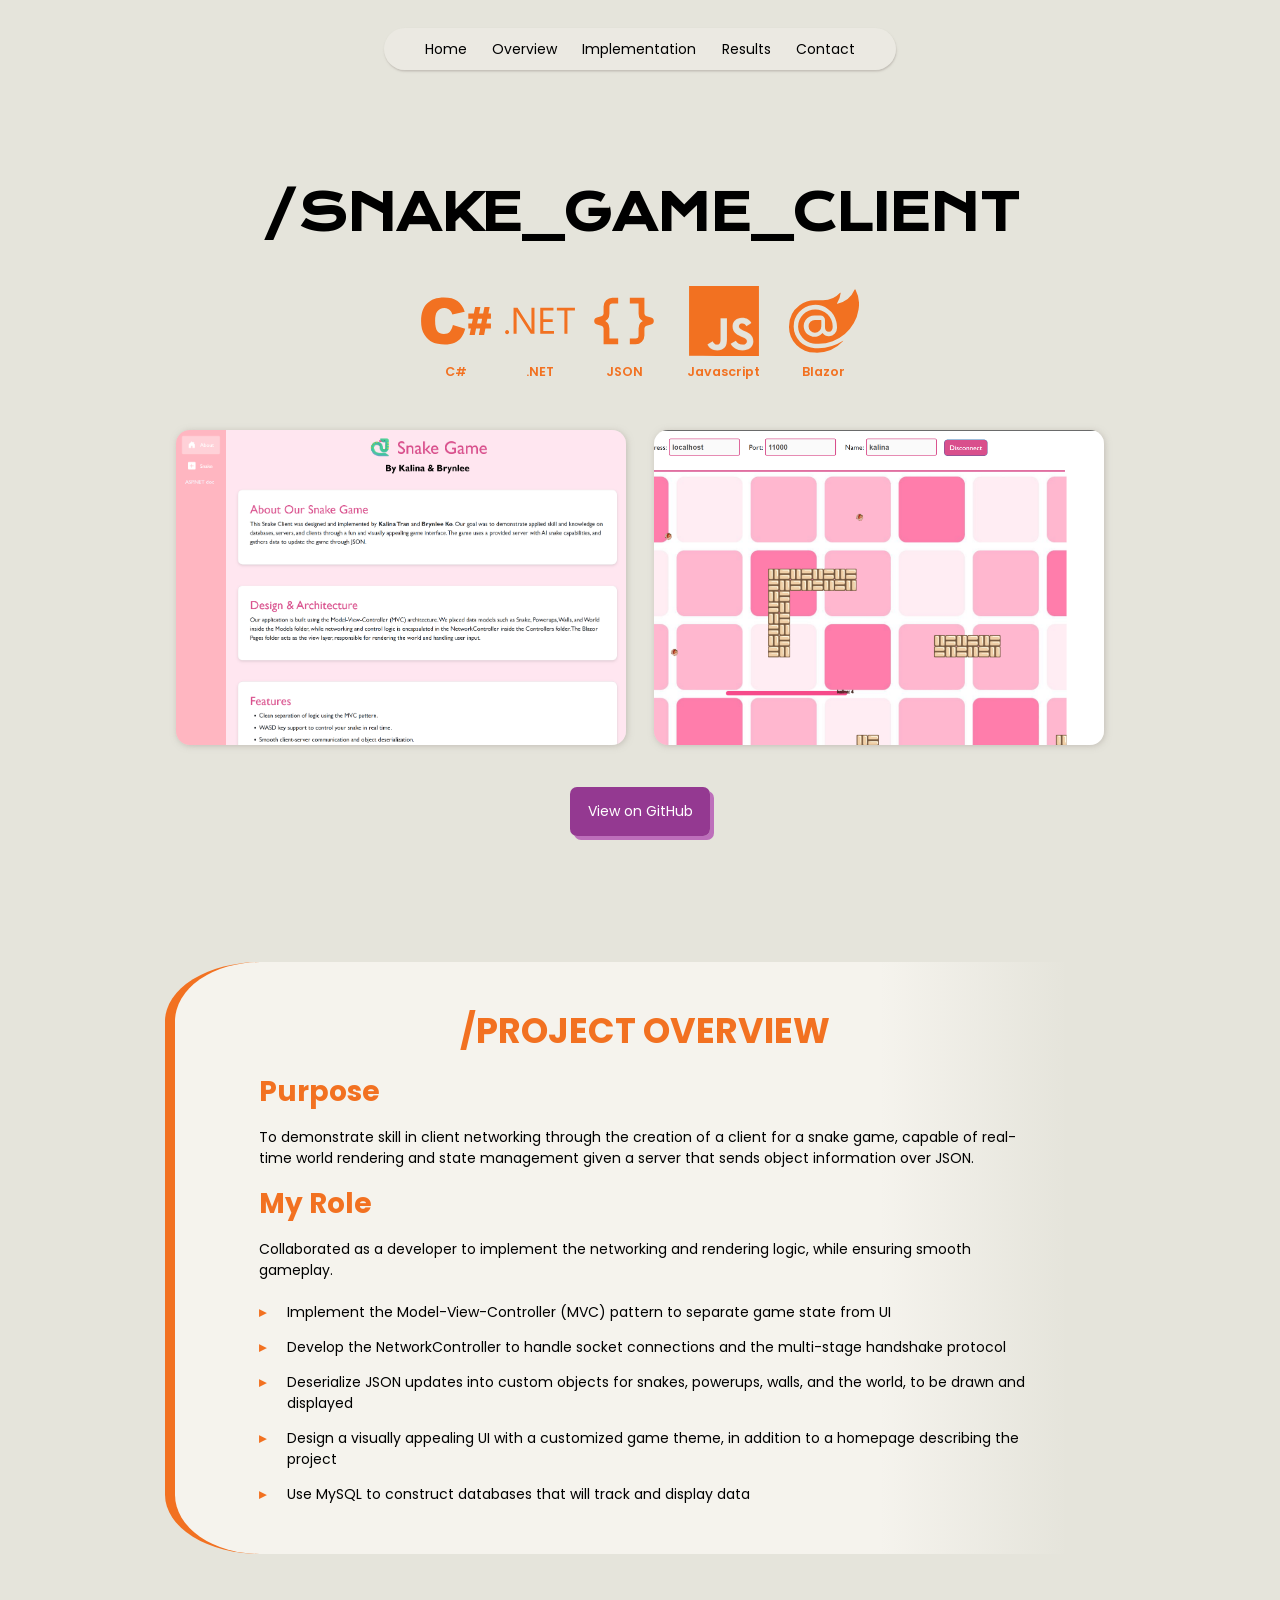
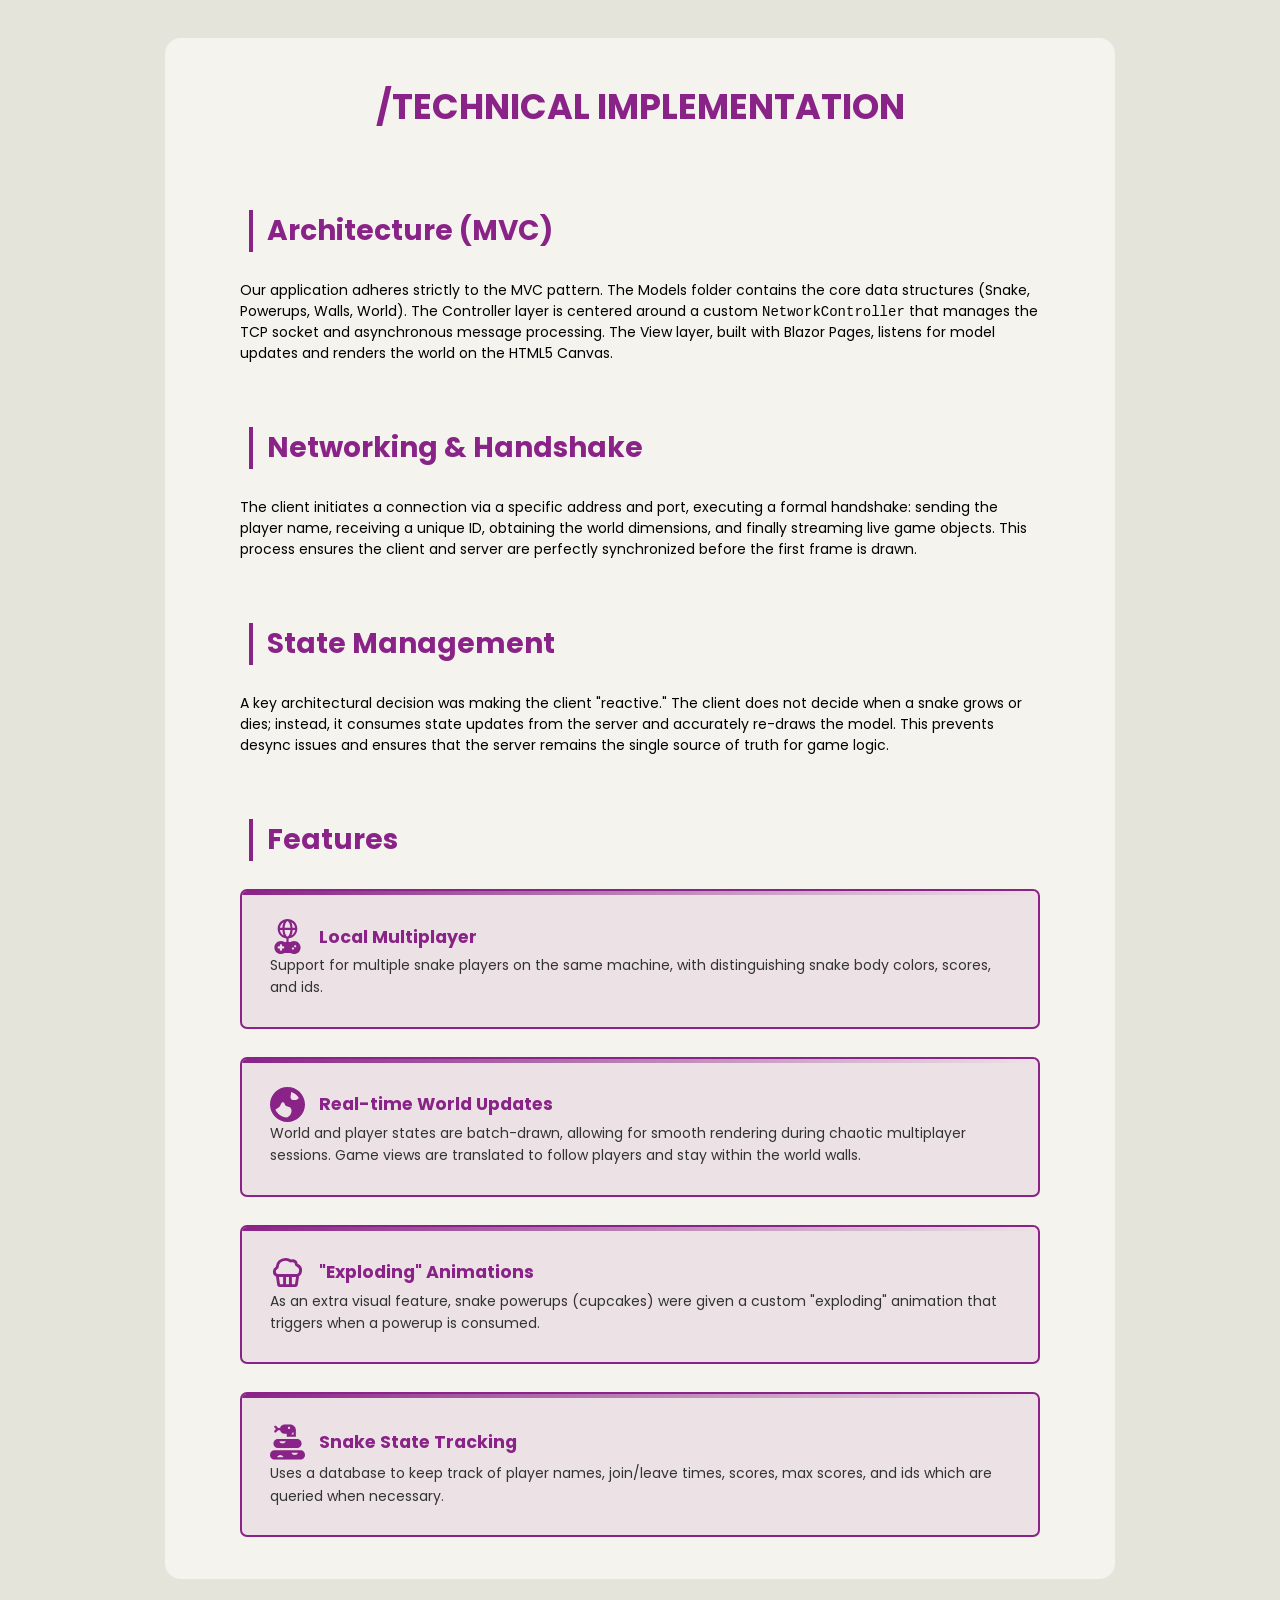
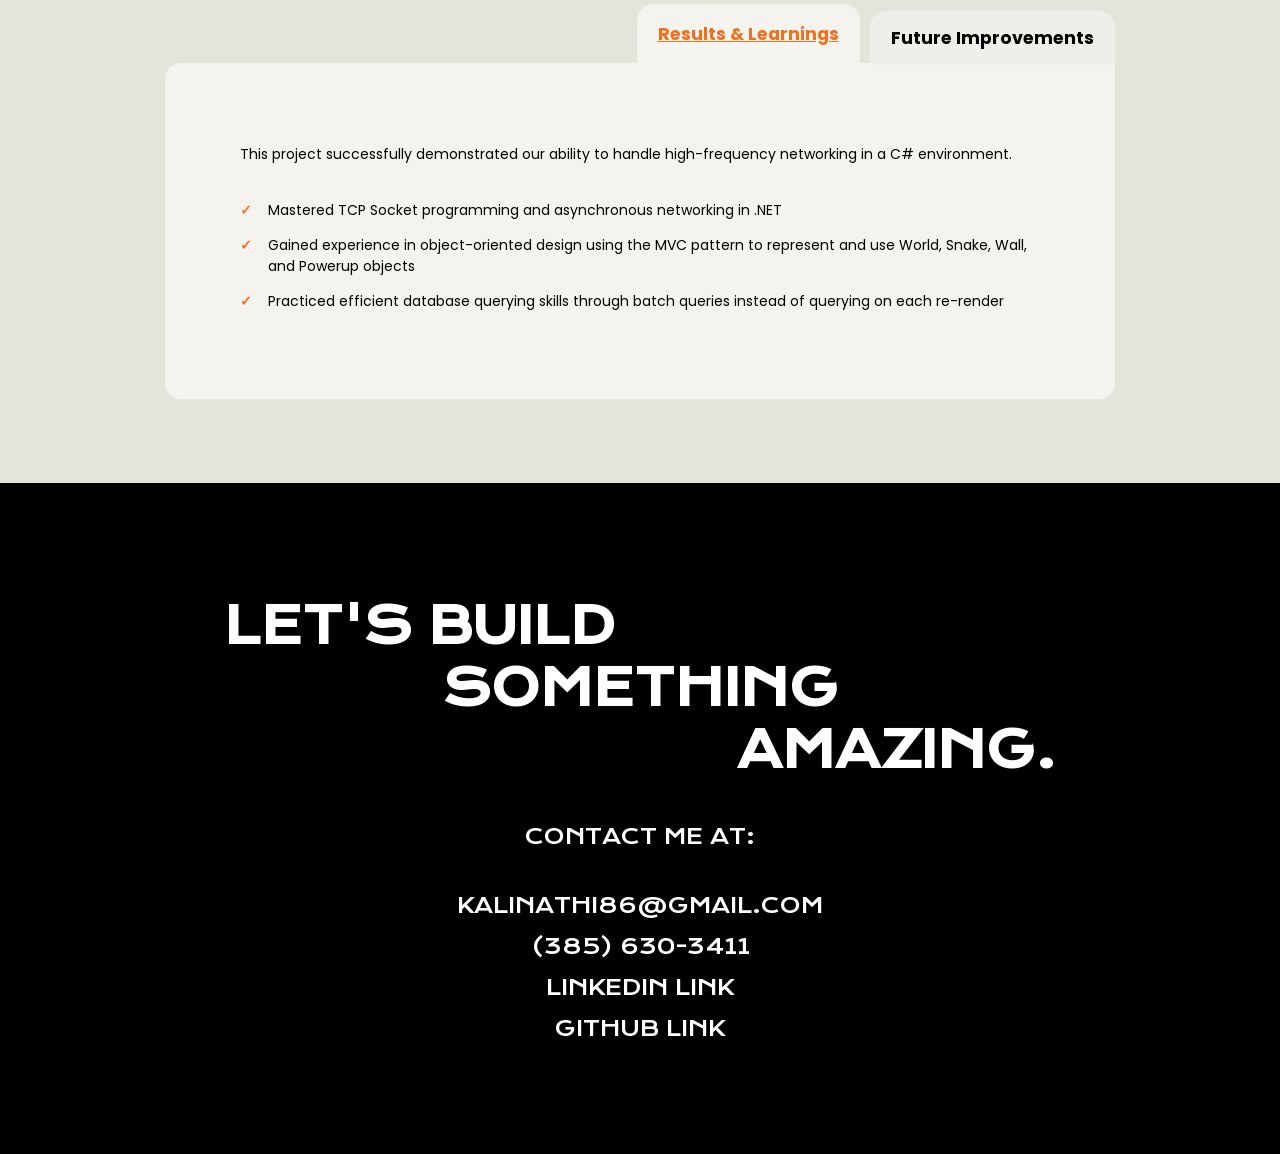
<file: snake.html>
<!DOCTYPE html>
<html lang="en">
<head>
    <meta charset="UTF-8">
    <meta name="viewport" content="width=device-width, initial-scale=1.0">
    <title>Snake Game Client - Kalina Tran's Portfolio</title>
    <link rel="stylesheet" href="./static/styles.css">
    <link rel="icon" type="image/png" href="./static/images/web-miscellaneous-svgrepo-com.png">
    <link rel="preconnect" href="https://fonts.googleapis.com">
    <link rel="preconnect" href="https://fonts.gstatic.com" crossorigin>
    <link href="https://fonts.googleapis.com/css2?family=Poppins:ital,wght@0,100;0,200;0,300;0,400;0,500;0,600;0,700;0,800;0,900;1,100;1,200;1,300;1,400;1,500;1,600;1,700;1,800;1,900&display=swap" rel="stylesheet">
    <link href="https://fonts.googleapis.com/css2?family=Krona+One&display=swap" rel="stylesheet">
</head>
<body>
    <header>
        <nav>
            <ul>
                <li><a href="./index.html">Home</a></li>
                <li><a href="#overview">Overview</a></li>
                <li><a href="#implementation">Implementation</a></li>
                <li><a href="#impact">Results</a></li>
                <li><a href="#contact-section">Contact</a></li>
            </ul>
        </nav>
    </header>

    <main>
        <section class="project-header">
            <h1>/SNAKE_GAME_CLIENT</h1>
            <div class="tech-tags">
                <div>
                    <svg fill="#f27121" version="1.1" xmlns="http://www.w3.org/2000/svg" xmlns:xlink="http://www.w3.org/1999/xlink" viewBox="0 0 512 512" enable-background="new 0 0 512 512" xml:space="preserve"><g id="SVGRepo_bgCarrier" stroke-width="0"></g><g id="SVGRepo_tracerCarrier" stroke-linecap="round" stroke-linejoin="round"></g><g id="SVGRepo_iconCarrier"> <g id="5151e0c8492e5103c096af88a51e54a6"> <path display="inline" d="M233.274,286.089l89.802,27.145c-6.035,25.188-15.535,46.223-28.5,63.107 c-12.975,16.894-29.071,29.638-48.297,38.233c-19.229,8.596-43.697,12.894-73.412,12.894c-36.038,0-65.482-5.238-88.33-15.711 c-22.852-10.477-42.563-28.896-59.155-55.271C8.794,330.114,0.5,296.354,0.5,255.208c0-54.855,14.594-97.016,43.769-126.479 c29.18-29.461,70.464-44.197,123.855-44.197c41.776,0,74.614,8.451,98.51,25.336c23.91,16.892,41.659,42.834,53.273,77.816 l-90.481,20.131c-3.164-10.098-6.485-17.492-9.95-22.168c-5.733-7.839-12.745-13.871-21.043-18.095 c-8.294-4.22-17.564-6.337-27.82-6.337c-23.23,0-41.024,9.343-53.391,28.021c-9.342,13.861-14.018,35.626-14.018,65.294 c0,36.756,5.576,61.948,16.732,75.584c11.16,13.627,26.848,20.439,47.059,20.439c19.599,0,34.413-5.503,44.449-16.516 C221.474,323.04,228.751,307.046,233.274,286.089z M485.345,239.259l-6.854,34.292H511.5v37.262h-40.452l-9.5,47.522h-38.41 l9.527-47.522h-29.769l-9.595,47.522h-38.14l9.527-47.522h-18.572v-37.262h26.047l6.876-34.292h-32.923v-37.262h40.398 l9.688-48.332h38.409l-9.752,48.332h29.625l9.694-48.332h38.273l-9.657,48.332H511.5v37.262H485.345z M447.017,239.259h-29.68 l-6.921,34.292h29.724L447.017,239.259z"> </path> </g> </g></svg>
                    <p class="tag">C#</p>
                </div>
                <div>
                    <svg fill="#f27121" version="1.1" xmlns="http://www.w3.org/2000/svg" xmlns:xlink="http://www.w3.org/1999/xlink" viewBox="0 0 512 512" enable-background="new 0 0 512 512" xml:space="preserve"><g id="SVGRepo_bgCarrier" stroke-width="0"></g><g id="SVGRepo_tracerCarrier" stroke-linecap="round" stroke-linejoin="round"></g><g id="SVGRepo_iconCarrier"> <g id="5151e0c8492e5103c096af88a51e96d3"> <path display="inline" d="M15.079,322.648c-4.059,0-7.502,1.442-10.338,4.379c-2.836,2.915-4.241,6.441-4.241,10.608 c0,4.059,1.405,7.572,4.241,10.533s6.279,4.449,10.338,4.449c4.163,0,7.706-1.488,10.621-4.449 c2.924-2.961,4.375-6.475,4.375-10.533c0-4.067-1.451-7.594-4.375-10.551C22.785,324.112,19.242,322.648,15.079,322.648z M193.558,293.331c0,13.166,0.458,22.501,1.339,27.962h-0.52c-1.322-2.55-3.913-6.795-7.71-12.717L91.454,159.382H62.523v190.185 h22.29V212.157c0-13.341-0.35-22.057-1.053-26.115h0.803c1.676,4.333,3.655,8.3,5.955,11.938l98.145,151.586h27.047V159.382 h-22.152V293.331z M280.096,262.957h68.694v-20.156h-68.694v-63.263h74.146v-20.156h-96.419v190.185h100.789V329.41h-78.517 V262.957z M379.546,179.538h54.884v170.028h22.286V179.538H511.5v-20.156H379.546V179.538z"> </path> </g> </g></svg>
                    <p class="tag">.NET</p>
                </div>
                <div>
                    <svg viewBox="0 0 24 24" fill="none" xmlns="http://www.w3.org/2000/svg"><g id="SVGRepo_bgCarrier" stroke-width="0"></g><g id="SVGRepo_tracerCarrier" stroke-linecap="round" stroke-linejoin="round"></g><g id="SVGRepo_iconCarrier"> <path d="M14 19H16C17.1046 19 18 18.1046 18 17V14.5616C18 13.6438 18.6246 12.8439 19.5149 12.6213L21.0299 12.2425C21.2823 12.1794 21.2823 11.8206 21.0299 11.7575L19.5149 11.3787C18.6246 11.1561 18 10.3562 18 9.43845V5H14" stroke="#f27121" stroke-width="2"></path> <path d="M10 5H8C6.89543 5 6 5.89543 6 7V9.43845C6 10.3562 5.37541 11.1561 4.48507 11.3787L2.97014 11.7575C2.71765 11.8206 2.71765 12.1794 2.97014 12.2425L4.48507 12.6213C5.37541 12.8439 6 13.6438 6 14.5616V19H10" stroke="#f27121" stroke-width="2"></path> </g></svg>                    <p class="tag">JSON</p>
                </div>
                <div>
                    <svg fill="#f27121" version="1.1" xmlns="http://www.w3.org/2000/svg" xmlns:xlink="http://www.w3.org/1999/xlink" viewBox="0 0 512 512" enable-background="new 0 0 512 512" xml:space="preserve" stroke="#f27121"><g id="SVGRepo_bgCarrier" stroke-width="0"></g><g id="SVGRepo_tracerCarrier" stroke-linecap="round" stroke-linejoin="round"></g><g id="SVGRepo_iconCarrier"> <g id="5151e0c8492e5103c096af88a51e75c7"> <path display="inline" fill-rule="evenodd" clip-rule="evenodd" d="M1.008,0.5C0.438,0.583,0.48,1.27,0.521,1.958 c0,169.668,0,339.31,0,508.974c169.364,1.135,340.808,0.162,510.979,0.486c0-170.309,0-340.61,0-510.918 C341.342,0.5,171.167,0.5,1.008,0.5z M259.893,452.167c-11.822,11.919-30.478,18.938-53.429,18.938 c-37.643,0-58.543-18.34-71.884-43.711c12.842-8.2,25.966-16.122,39.344-23.795c5.456,15.262,23.886,32.42,44.683,21.857 c13.183-6.699,11.661-27.01,11.661-49.054c0-45.773,0-98.578,0-139.872c-0.042-0.688-0.083-1.375,0.482-1.458 c15.707,0,31.413,0,47.116,0c0,36.788,0,78.402,0,117.529C277.866,395.199,280.91,430.988,259.893,452.167z M470.696,409.917 c-2.674,39.884-35.243,61.063-79.17,61.188c-43.062,0.124-70.624-19.013-87.433-48.567c12.085-8.317,25.778-15.017,38.375-22.822 c10.08,15.761,27.537,30.91,53.429,28.652c16.131-1.406,34.856-14.555,24.285-34.482c-5.127-9.66-17.516-14.567-28.656-19.425 c-35.352-15.424-76.828-29.571-72.861-84.992c1.327-18.514,9.852-31.525,20.889-40.796c11.311-9.5,26.46-15.867,46.629-16.511 c36.629-1.173,56.723,15.12,70.429,37.884c-11.664,8.891-24.514,16.608-37.401,24.281c-4.229-12.995-24.644-25.658-41.772-17.969 c-7.789,3.493-14.788,13.761-10.684,26.224c3.66,11.115,18.589,17.199,30.599,22.344 C433.706,340.486,474.331,355.693,470.696,409.917z"> </path> </g> </g></svg>
                    <p class="tag">Javascript</p>
                </div>
                <div>
                    <svg fill="#f27121" viewBox="0 0 24 24" role="img" xmlns="http://www.w3.org/2000/svg"><g id="SVGRepo_bgCarrier" stroke-width="0"></g><g id="SVGRepo_tracerCarrier" stroke-linecap="round" stroke-linejoin="round"></g><g id="SVGRepo_iconCarrier"><path d="M23.834 8.101a13.912 13.912 0 0 1-13.643 11.72 10.105 10.105 0 0 1-1.994-.12 6.111 6.111 0 0 1-5.082-5.761 5.934 5.934 0 0 1 11.867-.084c.025.983-.401 1.846-1.277 1.871-.936 0-1.374-.668-1.374-1.567v-2.5a1.531 1.531 0 0 0-1.52-1.533H8.715a3.648 3.648 0 1 0 2.695 6.08l.073-.11.074.121a2.58 2.58 0 0 0 2.2 1.048 2.909 2.909 0 0 0 2.695-3.04 7.912 7.912 0 0 0-.217-1.933 7.404 7.404 0 0 0-14.64 1.603 7.497 7.497 0 0 0 7.308 7.405s.549.05 1.167.035a15.803 15.803 0 0 0 8.475-2.528c.036-.025.072.025.048.061a12.44 12.44 0 0 1-9.69 3.963 8.744 8.744 0 0 1-8.9-8.972 9.049 9.049 0 0 1 3.635-7.247 8.863 8.863 0 0 1 5.229-1.726h2.813a7.915 7.915 0 0 0 5.839-2.578.11.11 0 0 1 .059-.034.112.112 0 0 1 .12.053.113.113 0 0 1 .015.067 7.934 7.934 0 0 1-1.227 3.549.107.107 0 0 0-.014.06.11.11 0 0 0 .073.095.109.109 0 0 0 .062.004 8.505 8.505 0 0 0 5.913-4.876.155.155 0 0 1 .055-.053.15.15 0 0 1 .147 0 .153.153 0 0 1 .054.053A10.779 10.779 0 0 1 23.834 8.1zM8.895 11.628a2.188 2.188 0 1 0 2.188 2.188v-2.042a.158.158 0 0 0-.15-.15z"></path></g></svg>
                    <p class="tag">Blazor</p>
                </div>
            </div>
            <div id="myModal" class="modal">
            <span class="close">×</span>
            <img class="modal-content" id="img01" alt="">
            <div id="caption"></div>
            </div>
            <div class="featured-images">
                <img src="./static/images/Snake_about.png" alt="Real-time Snake Multiplayer Gameplay">
                <img src="./static/images/Snake_client.png" alt="MVC Design Pattern Structure">
            </div>
                        <!-- LINKS & CTA -->
            <section class="link-buttons">
                    <a href="https://github.com/Kwinoa/snake-eating-game" target="_blank" class="btn">View on GitHub</a>
                    <!-- <a href="https://purblespreadsheetwebapp-h0bseugqc9dgawcc.centralus-01.azurewebsites.net/" target="_blank" class="btn">Live Demo</a> -->
            </section>
        </section>

        <section class="problem-statement">
            <h2 id="overview">/PROJECT OVERVIEW</h2>
            <div>
                <h3>Purpose</h3>
                <p>To demonstrate skill in client networking through the creation of a client for a snake game, capable of real-time world rendering and state management given a server that sends object information over JSON.</p>
            </div>

            <div>
                <h3>My Role</h3>
                <p>Collaborated as a developer to implement the networking and rendering logic, while ensuring smooth gameplay.</p>
                <ul>
                    <li>Implement the Model-View-Controller (MVC) pattern to separate game state from UI</li>
                    <li>Develop the NetworkController to handle socket connections and the multi-stage handshake protocol</li>
                    <li>Deserialize JSON updates into custom objects for snakes, powerups, walls, and the world, to be drawn and displayed</li>
                    <li>Design a visually appealing UI with a customized game theme, in addition to a homepage describing the project</li>
                    <li>Use MySQL to construct databases that will track and display data</li>
                </ul>
            </div>
        </section>

        <section class="technical-section">
            <h2 id="implementation">/TECHNICAL IMPLEMENTATION</h2>
            
            <h3>Architecture (MVC)</h3>
            <p>Our application adheres strictly to the MVC pattern. The Models folder contains the core data structures (Snake, Powerups, Walls, World). The Controller layer is centered around a custom <code>NetworkController</code> that manages the TCP socket and asynchronous message processing. The View layer, built with Blazor Pages, listens for model updates and renders the world on the HTML5 Canvas.</p>

            <h3>Networking & Handshake</h3>
            <p>The client initiates a connection via a specific address and port, executing a formal handshake: sending the player name, receiving a unique ID, obtaining the world dimensions, and finally streaming live game objects. This process ensures the client and server are perfectly synchronized before the first frame is drawn.</p>
            
            <h3>State Management</h3>
            <p>A key architectural decision was making the client "reactive." The client does not decide when a snake grows or dies; instead, it consumes state updates from the server and accurately re-draws the model. This prevents desync issues and ensures that the server remains the single source of truth for game logic.</p>

            <h3>Features</h3>
            
            <div class="feature">
                <div>
<svg version="1.1" id="Icons" xmlns="http://www.w3.org/2000/svg" xmlns:xlink="http://www.w3.org/1999/xlink" viewBox="0 0 32 32" xml:space="preserve" fill="#8a2387"><g id="SVGRepo_bgCarrier" stroke-width="0"></g><g id="SVGRepo_tracerCarrier" stroke-linecap="round" stroke-linejoin="round"></g><g id="SVGRepo_iconCarrier"> <style type="text/css"> .st0{fill:none;stroke:#8a2387;stroke-width:2;stroke-linecap:round;stroke-linejoin:round;stroke-miterlimit:10;} </style> <path d="M22,20c-1.2,0-2.3,0.3-3.3,1H17v-3.1c4.5-0.5,8-4.3,8-8.9c0-5-4-9-9-9S7,4,7,9c0,4.6,3.5,8.4,8,8.9V21h-1.7 c-1-0.7-2.1-1-3.3-1c-3.3,0-6,2.7-6,6s2.7,6,6,6c1.2,0,2.3-0.3,3.3-1h5.4c1,0.7,2.1,1,3.3,1c3.3,0,6-2.7,6-6S25.3,20,22,20z M12,27 h-1v1c0,0.6-0.4,1-1,1s-1-0.4-1-1v-1H8c-0.6,0-1-0.4-1-1s0.4-1,1-1h1v-1c0-0.6,0.4-1,1-1s1,0.4,1,1v1h1c0.6,0,1,0.4,1,1 S12.6,27,12,27z M22.9,8h-2.3c-0.1-2-0.5-3.7-1.1-5C21.3,4,22.6,5.9,22.9,8z M20.7,10h2.3c-0.3,2.1-1.6,4-3.4,5 C20.2,13.7,20.6,12,20.7,10z M16,2c1,0,2.4,2.3,2.7,6h-5.3C13.6,4.3,15,2,16,2z M9.1,10h2.3c0.1,2,0.5,3.7,1.1,5 C10.7,14,9.4,12.1,9.1,10z M11.3,8H9.1c0.3-2.1,1.6-4,3.4-5C11.8,4.3,11.4,6,11.3,8z M16,16c-1,0-2.4-2.3-2.7-6h5.3 C18.4,13.7,17,16,16,16z M21.9,27.4c0,0.1-0.1,0.2-0.2,0.3c-0.1,0.1-0.2,0.2-0.3,0.2S21.1,28,21,28c-0.3,0-0.5-0.1-0.7-0.3 c-0.1-0.1-0.2-0.2-0.2-0.3c0-0.1-0.1-0.3-0.1-0.4s0-0.3,0.1-0.4c0-0.1,0.1-0.2,0.2-0.3c0.1-0.1,0.2-0.2,0.3-0.2 c0.4-0.2,0.8-0.1,1.1,0.2c0.1,0.1,0.2,0.2,0.2,0.3c0,0.1,0.1,0.3,0.1,0.4S22,27.3,21.9,27.4z M23.7,25.7C23.5,25.9,23.3,26,23,26 c-0.1,0-0.3,0-0.4-0.1s-0.2-0.1-0.3-0.2C22.1,25.5,22,25.3,22,25c0-0.1,0-0.3,0.1-0.4c0-0.1,0.1-0.2,0.2-0.3 c0.1-0.1,0.2-0.2,0.3-0.2c0.2-0.1,0.5-0.1,0.8,0c0.1,0,0.2,0.1,0.3,0.2c0.1,0.1,0.2,0.2,0.2,0.3c0,0.1,0.1,0.3,0.1,0.4 C24,25.3,23.9,25.5,23.7,25.7z"></path> </g></svg>                    <h3>Local Multiplayer</h3>
                </div>
                <p>Support for multiple snake players on the same machine, with distinguishing snake body colors, scores, and ids.</p>
            </div>
            
            <div class="feature">
                <div>
<svg version="1.0" id="Layer_1" xmlns="http://www.w3.org/2000/svg" xmlns:xlink="http://www.w3.org/1999/xlink" viewBox="0 0 64 64" enable-background="new 0 0 64 64" xml:space="preserve" fill="#000000"><g id="SVGRepo_bgCarrier" stroke-width="0"></g><g id="SVGRepo_tracerCarrier" stroke-linecap="round" stroke-linejoin="round"></g><g id="SVGRepo_iconCarrier"> <path fill="#8a2387" d="M32,0C14.328,0,0,14.328,0,32s14.328,32,32,32s32-14.328,32-32S49.672,0,32,0z M52.812,20.078 c-2.293,1.973-4.105,3.762-7.457,3.887c-2.562,0.094-4.445,0.105-6.359-1.598c-2.727-2.477-0.859-5.777-0.758-9.504 C38.273,11.43,38.512,10.18,38.824,9C44.789,10.766,49.773,14.789,52.812,20.078z M9.867,41.289c2.09-2.031,5.508-3.109,7.949-5.816 c2.492-2.785,2.41-7.836,6.129-7.375c3.039,0.422,2.5,4.23,4.906,6.125c2.836,2.266,6.328,0.824,8.59,3.676 c2.969,3.77,2.277,8.066,0,12.293c-1.676,3.055-3.836,4.137-6.723,5.742C21.316,55.438,13.34,49.555,9.867,41.289z"></path> </g></svg>                    <h3>Real-time World Updates</h3>
                </div>
                <p>World and player states are batch-drawn, allowing for smooth rendering during chaotic multiplayer sessions. Game views are translated to follow players and stay within the world walls.</p>
            </div>
            
            <div class="feature">
                <div>
                <svg viewBox="0 0 24 24" fill="none" xmlns="http://www.w3.org/2000/svg"><g id="SVGRepo_bgCarrier" stroke-width="0"></g><g id="SVGRepo_tracerCarrier" stroke-linecap="round" stroke-linejoin="round"></g><g id="SVGRepo_iconCarrier"> <g id="Environment / Cupcake"> <path id="Vector" d="M19 14L18.1963 19.6263C18.1267 20.1134 18.0917 20.3573 17.9741 20.5405C17.8705 20.7019 17.7228 20.8299 17.5483 20.9097C17.3506 21 17.1051 21 16.6147 21H14M19 14H14M19 14C20.3031 13.3956 21 11.7637 21 10.3335C21 8.79807 19.9706 7.48314 18.5098 6.93701C18.197 6.8201 18 6.51809 18 6.2085C18 4.94284 16.8807 3.9165 15.5 3.9165C15.2737 3.9165 15.0546 3.94406 14.8462 3.99571C14.414 4.1028 13.9305 4.0791 13.5586 3.85059C12.6841 3.31321 11.6319 3 10.5 3C7.46243 3 5 5.25723 5 8.04167C5 8.39362 4.77089 8.71567 4.44287 8.8986C3.57772 9.38108 3 10.254 3 11.2502C3 12.5275 3.71228 13.6908 5 14M5 14L5.80375 19.6263L5.80387 19.6276C5.87335 20.1139 5.90813 20.3574 6.02562 20.5405C6.12922 20.7019 6.27719 20.8299 6.45166 20.9097C6.64932 21 6.89485 21 7.38528 21H10M5 14H10M10 14H14M10 14V21M14 14V21M14 21H10" stroke="#8a2387" stroke-width="2" stroke-linecap="round" stroke-linejoin="round"></path> </g> </g></svg>                    <h3>"Exploding" Animations</h3>
                </div>
                <p>As an extra visual feature, snake powerups (cupcakes) were given a custom "exploding" animation that triggers when a powerup is consumed.</p>
            </div>
            
            <div class="feature">
                <div>
<svg fill="#8a2387" height="40px" width="40px" version="1.1" id="Layer_1" xmlns="http://www.w3.org/2000/svg" xmlns:xlink="http://www.w3.org/1999/xlink" viewBox="0 0 512 512" xml:space="preserve" stroke="#8a2387"><g id="SVGRepo_bgCarrier" stroke-width="0"></g><g id="SVGRepo_tracerCarrier" stroke-linecap="round" stroke-linejoin="round"></g><g id="SVGRepo_iconCarrier"> <g> <g> <path d="M445.217,378.435c-138.295,0-232.811,0-378.435,0C29.9,378.435,0,408.334,0,445.217C0,482.1,29.9,512,66.783,512h378.435 C482.1,512,512,482.1,512,445.217C512,408.334,482.1,378.435,445.217,378.435z M103.25,478.609 c6.915-19.391,25.275-33.391,47.01-33.391c21.736,0,40.095,14,47.01,33.391H103.25z M361.739,445.217 c-21.737,0-40.095-14.111-47.01-33.503c51.676,0,45.34,0,94.022,0C401.834,431.106,383.476,445.217,361.739,445.217z"></path> </g> </g> <g> <g> <path d="M395.13,211.478H116.87c-36.883,0-66.783,29.9-66.783,66.783s29.9,66.783,66.783,66.783H395.13 c36.883,0,66.783-29.9,66.783-66.783S432.013,211.478,395.13,211.478z M183.652,278.261c-21.735,0-40.095-14-47.01-33.391 c48.681,0,42.345,0,94.021,0C223.747,264.261,205.388,278.261,183.652,278.261z"></path> </g> </g> <g> <g> <path d="M294.957,0c-28.25,0-50.612,0-80.679,0c-31.497,0-59.47,20.931-67.335,50.087h-28.725l-28.501-28.5 c-6.521-6.521-17.087-6.521-23.609,0c-6.521,6.516-6.521,17.092,0,23.609l21.588,21.586L66.109,88.37 c-6.522,6.516-6.522,17.092,0,23.608c6.522,6.522,17.086,6.522,23.609,0l28.499-28.5h28.65 c7.421,28.791,33.503,50.087,64.611,50.087h33.391v44.522h133.565V83.478C378.435,37.374,341.06,0,294.957,0z M278.261,66.783 c-9.22,0-16.696-7.475-16.696-16.696s7.475-16.696,16.696-16.696s16.696,7.475,16.696,16.696S287.481,66.783,278.261,66.783z M345.043,144.696h-30.315c5.043-14.143,16.17-25.271,30.315-30.315V144.696z"></path> </g> </g> </g></svg>                    <h3>Snake State Tracking</h3>
                </div>
                <p>Uses a database to keep track of player names, join/leave times, scores, max scores, and ids which are queried when necessary.</p>
            </div>
        </section>

        <section class="results-section">
            <div class="results-tabs">
                    <button id="results-button">Results & Learnings</button>
                    <button id="improvements-button">Future Improvements</button>
            </div>
            <div id="results">
                <p>This project successfully demonstrated our ability to handle high-frequency networking in a C# environment.
                <ul>
                    <li>Mastered TCP Socket programming and asynchronous networking in .NET</li>
                    <li>Gained experience in object-oriented design using the MVC pattern to represent and use World, Snake, Wall, and Powerup objects</li>
                    <li>Practiced efficient database querying skills through batch queries instead of querying on each re-render</li>
                </ul>
            </div>

            <div id="improvements">
                <p>If we continue development on this client, some features we could add are:</p>
                <ul>
                    <li>Full multiplayer support for players in any location</li>
                    <li>Customizable snake skins and trail effects</li>
                    <li>Game stats and badges to reward players with</li>
                </ul>
            </div>
        </section>

    <footer>
    <section id="contact-section">
        <div class="light-orange_five circle"></div>

        <div>
            <h2 class="contact_one">LET'S BUILD</h2>
            <h2 class="contact_two">SOMETHING</h2>
            <h2 class="contact_three">AMAZING.</h2>
        </div>
        <P>CONTACT ME AT:</P>
        <ul>
            <li><a href="mailto:Kalinathi86@gmail.com">KALINATHI86@GMAIL.COM</a></li>
            <li><a href="tel:+13856303411">(385) 630-3411</a></li>
            <LI><a href="https://www.linkedin.com/in/kalina-tran-92650a261/" target="_blank">LINKEDIN LINK</a></LI>
            <LI><a href="https://github.com/Kwinoa?tab=overview&from=2025-10-01&to=2025-10-12" target="_blank">GITHUB
                    LINK</a></LI>
        </ul>
    </section>
    </footer>

</body>
</html>

<script>
    // Get the modal
    var modal = document.getElementById('myModal');

    // Get the <span> element that closes the modal
    var span = document.getElementsByClassName("close")[0];

    // When the user clicks on <span> (x), close the modal
    span.onclick = function () {
        modal.style.display = "none";
    }

    // Get all images and insert the clicked image inside the modal
    // Get the content of the image description and insert it inside the modal image caption
    var images = document.getElementsByTagName('img');
    var modalImg = document.getElementById("img01");
    var captionText = document.getElementById("caption");
    var i;
    for (i = 0; i < images.length; i++) {
        images[i].onclick = function () {
            modal.style.display = "block";
            modalImg.src = this.src;
            modalImg.alt = this.alt;
        }
    }

    var resultsButton = document.getElementById('results-button');
    var improvementsButton = document.getElementById('improvements-button');

    var results = document.getElementById('results');
    var improvements = document.getElementById('improvements');

    resultsButton.classList.add("active-button");
    improvementsButton.classList.add("inactive-button");
    improvements.style.display = "none";

    resultsButton.addEventListener("click", function () {
        resultsButton.classList.add("active-button");
        resultsButton.classList.remove("inactive-button");
        improvementsButton.classList.remove("active-button");
        results.style.display = "inline";
        improvements.style.display = "none";
    })

    improvementsButton.addEventListener("click", function () {
        resultsButton.classList.remove("active-button");
        improvementsButton.classList.add("active-button");
        resultsButton.classList.add("inactive-button");
        improvements.style.display = "inline";
        results.style.display = "none";
    })
</script>
</file>
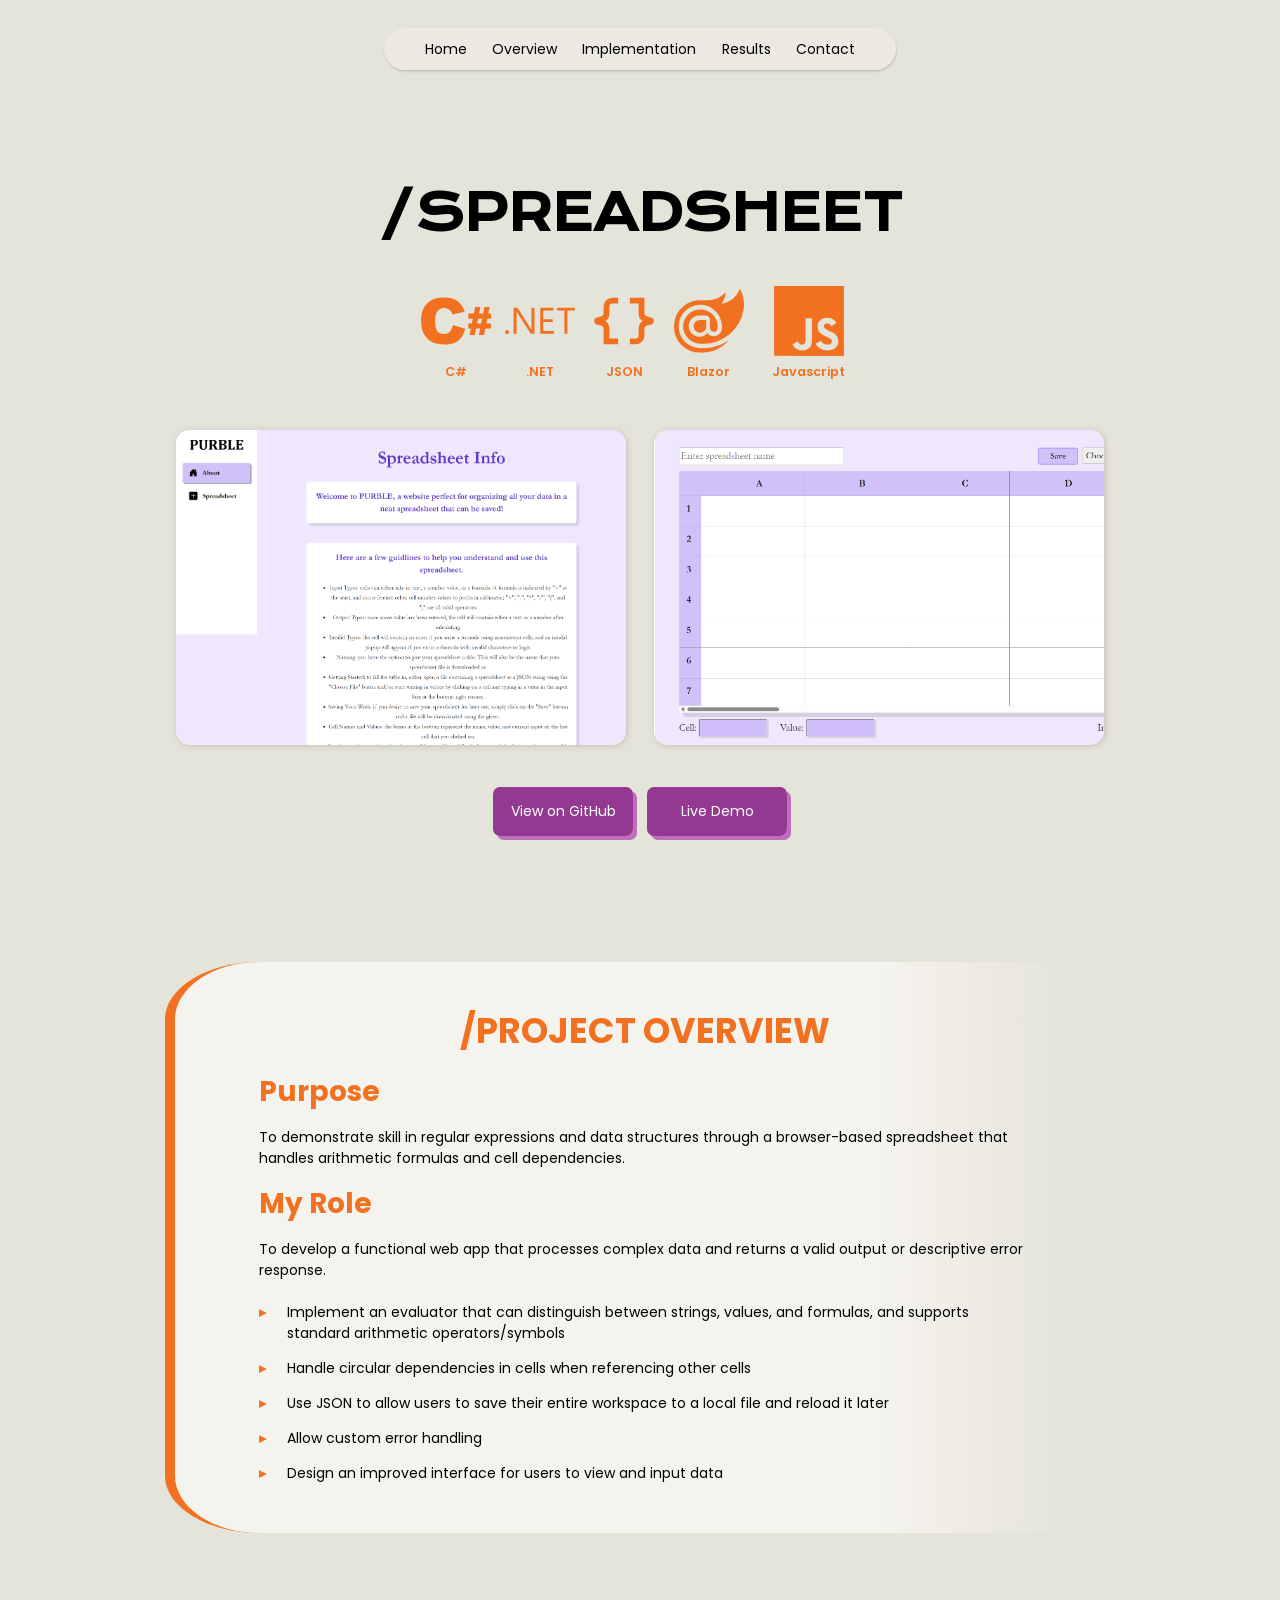
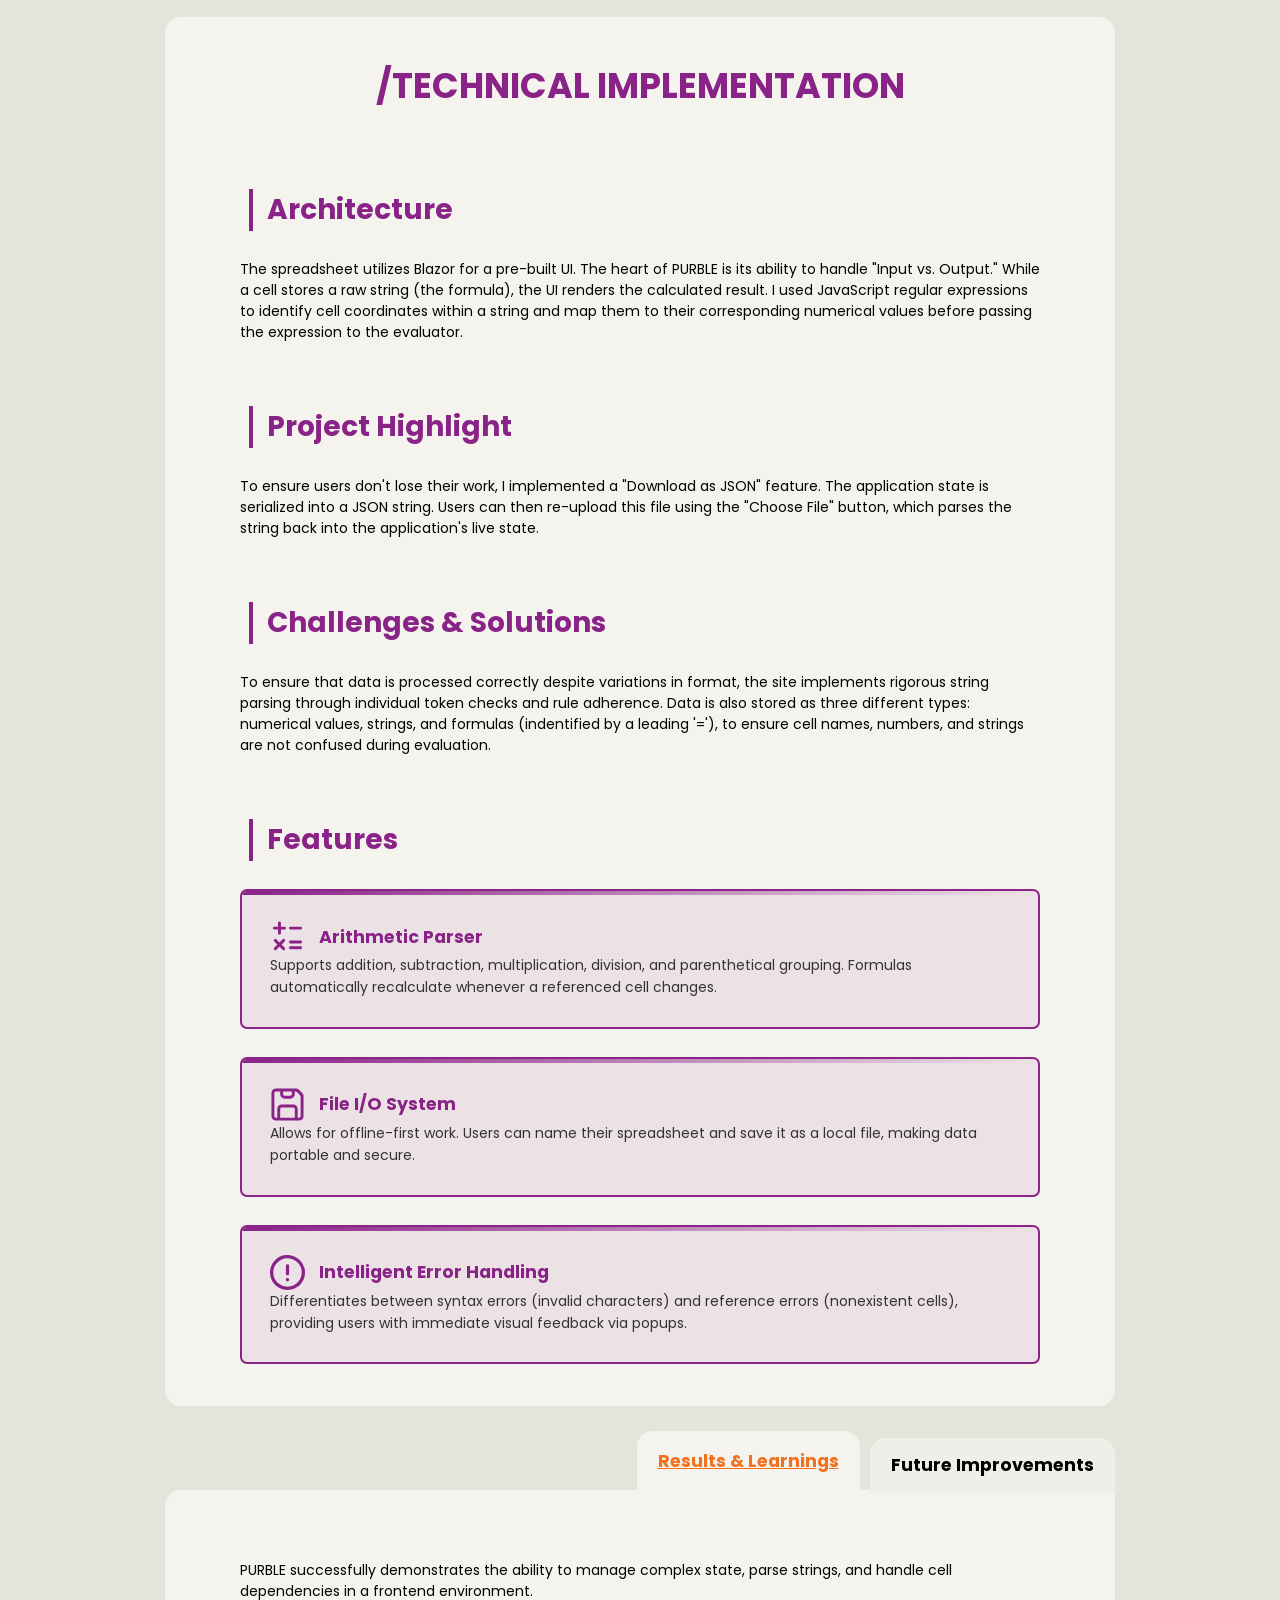
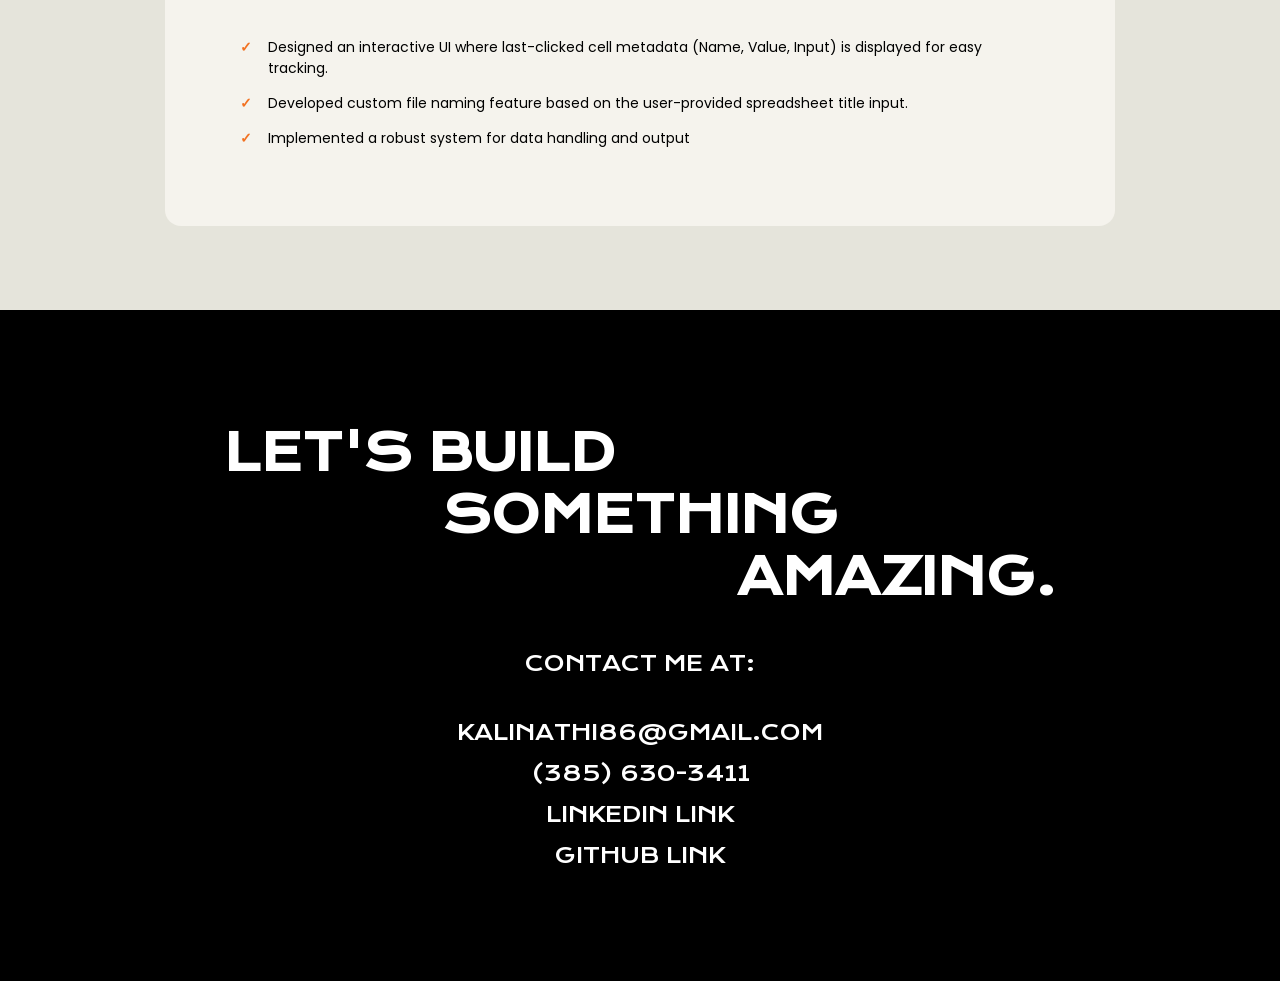
<file: spreadsheet.html>
<!DOCTYPE html>
<html lang="en">
<head>
    <meta charset="UTF-8">
    <meta name="viewport" content="width=device-width, initial-scale=1.0">
    <title>Spreadsheet - Kalina Tran's Portfolio</title>
    <link rel="stylesheet" href="./static/styles.css">
    <link rel="icon" type="image/png" href="./static/images/web-miscellaneous-svgrepo-com.png">
    <link rel="preconnect" href="https://fonts.googleapis.com">
    <link rel="preconnect" href="https://fonts.gstatic.com" crossorigin>
    <link href="https://fonts.googleapis.com/css2?family=Poppins:wght@300;400;600;700&family=Krona+One&display=swap" rel="stylesheet">
</head>
<body>
    <header>
        <nav>
            <ul>
                <li><a href="./index.html">Home</a></li>
                <li><a href="#overview">Overview</a></li>
                <li><a href="#implementation">Implementation</a></li>
                <li><a href="#impact">Results</a></li>
                <li><a href="#contact-section">Contact</a></li>
            </ul>
        </nav>
    </header>

    <main>
        <section class="project-header">
            <h1>/SPREADSHEET</h1>
            <div class="tech-tags">
                <div>
                    <svg fill="#f27121" version="1.1" xmlns="http://www.w3.org/2000/svg" xmlns:xlink="http://www.w3.org/1999/xlink" viewBox="0 0 512 512" enable-background="new 0 0 512 512" xml:space="preserve"><g id="SVGRepo_bgCarrier" stroke-width="0"></g><g id="SVGRepo_tracerCarrier" stroke-linecap="round" stroke-linejoin="round"></g><g id="SVGRepo_iconCarrier"> <g id="5151e0c8492e5103c096af88a51e54a6"> <path display="inline" d="M233.274,286.089l89.802,27.145c-6.035,25.188-15.535,46.223-28.5,63.107 c-12.975,16.894-29.071,29.638-48.297,38.233c-19.229,8.596-43.697,12.894-73.412,12.894c-36.038,0-65.482-5.238-88.33-15.711 c-22.852-10.477-42.563-28.896-59.155-55.271C8.794,330.114,0.5,296.354,0.5,255.208c0-54.855,14.594-97.016,43.769-126.479 c29.18-29.461,70.464-44.197,123.855-44.197c41.776,0,74.614,8.451,98.51,25.336c23.91,16.892,41.659,42.834,53.273,77.816 l-90.481,20.131c-3.164-10.098-6.485-17.492-9.95-22.168c-5.733-7.839-12.745-13.871-21.043-18.095 c-8.294-4.22-17.564-6.337-27.82-6.337c-23.23,0-41.024,9.343-53.391,28.021c-9.342,13.861-14.018,35.626-14.018,65.294 c0,36.756,5.576,61.948,16.732,75.584c11.16,13.627,26.848,20.439,47.059,20.439c19.599,0,34.413-5.503,44.449-16.516 C221.474,323.04,228.751,307.046,233.274,286.089z M485.345,239.259l-6.854,34.292H511.5v37.262h-40.452l-9.5,47.522h-38.41 l9.527-47.522h-29.769l-9.595,47.522h-38.14l9.527-47.522h-18.572v-37.262h26.047l6.876-34.292h-32.923v-37.262h40.398 l9.688-48.332h38.409l-9.752,48.332h29.625l9.694-48.332h38.273l-9.657,48.332H511.5v37.262H485.345z M447.017,239.259h-29.68 l-6.921,34.292h29.724L447.017,239.259z"> </path> </g> </g></svg>
                    <p class="tag">C#</p>
                </div>
                <div>
                    <svg fill="#f27121" version="1.1" xmlns="http://www.w3.org/2000/svg" xmlns:xlink="http://www.w3.org/1999/xlink" viewBox="0 0 512 512" enable-background="new 0 0 512 512" xml:space="preserve"><g id="SVGRepo_bgCarrier" stroke-width="0"></g><g id="SVGRepo_tracerCarrier" stroke-linecap="round" stroke-linejoin="round"></g><g id="SVGRepo_iconCarrier"> <g id="5151e0c8492e5103c096af88a51e96d3"> <path display="inline" d="M15.079,322.648c-4.059,0-7.502,1.442-10.338,4.379c-2.836,2.915-4.241,6.441-4.241,10.608 c0,4.059,1.405,7.572,4.241,10.533s6.279,4.449,10.338,4.449c4.163,0,7.706-1.488,10.621-4.449 c2.924-2.961,4.375-6.475,4.375-10.533c0-4.067-1.451-7.594-4.375-10.551C22.785,324.112,19.242,322.648,15.079,322.648z M193.558,293.331c0,13.166,0.458,22.501,1.339,27.962h-0.52c-1.322-2.55-3.913-6.795-7.71-12.717L91.454,159.382H62.523v190.185 h22.29V212.157c0-13.341-0.35-22.057-1.053-26.115h0.803c1.676,4.333,3.655,8.3,5.955,11.938l98.145,151.586h27.047V159.382 h-22.152V293.331z M280.096,262.957h68.694v-20.156h-68.694v-63.263h74.146v-20.156h-96.419v190.185h100.789V329.41h-78.517 V262.957z M379.546,179.538h54.884v170.028h22.286V179.538H511.5v-20.156H379.546V179.538z"> </path> </g> </g></svg>
                    <p class="tag">.NET</p>
                </div>
                <div>
<svg viewBox="0 0 24 24" fill="none" xmlns="http://www.w3.org/2000/svg"><g id="SVGRepo_bgCarrier" stroke-width="0"></g><g id="SVGRepo_tracerCarrier" stroke-linecap="round" stroke-linejoin="round"></g><g id="SVGRepo_iconCarrier"> <path d="M14 19H16C17.1046 19 18 18.1046 18 17V14.5616C18 13.6438 18.6246 12.8439 19.5149 12.6213L21.0299 12.2425C21.2823 12.1794 21.2823 11.8206 21.0299 11.7575L19.5149 11.3787C18.6246 11.1561 18 10.3562 18 9.43845V5H14" stroke="#f27121" stroke-width="2"></path> <path d="M10 5H8C6.89543 5 6 5.89543 6 7V9.43845C6 10.3562 5.37541 11.1561 4.48507 11.3787L2.97014 11.7575C2.71765 11.8206 2.71765 12.1794 2.97014 12.2425L4.48507 12.6213C5.37541 12.8439 6 13.6438 6 14.5616V19H10" stroke="#f27121" stroke-width="2"></path> </g></svg>                    <p class="tag">JSON</p>
                </div>
                <div>
                    <svg fill="#f27121" viewBox="0 0 24 24" role="img" xmlns="http://www.w3.org/2000/svg"><g id="SVGRepo_bgCarrier" stroke-width="0"></g><g id="SVGRepo_tracerCarrier" stroke-linecap="round" stroke-linejoin="round"></g><g id="SVGRepo_iconCarrier"><path d="M23.834 8.101a13.912 13.912 0 0 1-13.643 11.72 10.105 10.105 0 0 1-1.994-.12 6.111 6.111 0 0 1-5.082-5.761 5.934 5.934 0 0 1 11.867-.084c.025.983-.401 1.846-1.277 1.871-.936 0-1.374-.668-1.374-1.567v-2.5a1.531 1.531 0 0 0-1.52-1.533H8.715a3.648 3.648 0 1 0 2.695 6.08l.073-.11.074.121a2.58 2.58 0 0 0 2.2 1.048 2.909 2.909 0 0 0 2.695-3.04 7.912 7.912 0 0 0-.217-1.933 7.404 7.404 0 0 0-14.64 1.603 7.497 7.497 0 0 0 7.308 7.405s.549.05 1.167.035a15.803 15.803 0 0 0 8.475-2.528c.036-.025.072.025.048.061a12.44 12.44 0 0 1-9.69 3.963 8.744 8.744 0 0 1-8.9-8.972 9.049 9.049 0 0 1 3.635-7.247 8.863 8.863 0 0 1 5.229-1.726h2.813a7.915 7.915 0 0 0 5.839-2.578.11.11 0 0 1 .059-.034.112.112 0 0 1 .12.053.113.113 0 0 1 .015.067 7.934 7.934 0 0 1-1.227 3.549.107.107 0 0 0-.014.06.11.11 0 0 0 .073.095.109.109 0 0 0 .062.004 8.505 8.505 0 0 0 5.913-4.876.155.155 0 0 1 .055-.053.15.15 0 0 1 .147 0 .153.153 0 0 1 .054.053A10.779 10.779 0 0 1 23.834 8.1zM8.895 11.628a2.188 2.188 0 1 0 2.188 2.188v-2.042a.158.158 0 0 0-.15-.15z"></path></g></svg>
                    <p class="tag">Blazor</p>
                </div>
                <div>
                    <svg fill="#f27121" version="1.1" xmlns="http://www.w3.org/2000/svg" xmlns:xlink="http://www.w3.org/1999/xlink" viewBox="0 0 512 512" enable-background="new 0 0 512 512" xml:space="preserve" stroke="#f27121"><g id="SVGRepo_bgCarrier" stroke-width="0"></g><g id="SVGRepo_tracerCarrier" stroke-linecap="round" stroke-linejoin="round"></g><g id="SVGRepo_iconCarrier"> <g id="5151e0c8492e5103c096af88a51e75c7"> <path display="inline" fill-rule="evenodd" clip-rule="evenodd" d="M1.008,0.5C0.438,0.583,0.48,1.27,0.521,1.958 c0,169.668,0,339.31,0,508.974c169.364,1.135,340.808,0.162,510.979,0.486c0-170.309,0-340.61,0-510.918 C341.342,0.5,171.167,0.5,1.008,0.5z M259.893,452.167c-11.822,11.919-30.478,18.938-53.429,18.938 c-37.643,0-58.543-18.34-71.884-43.711c12.842-8.2,25.966-16.122,39.344-23.795c5.456,15.262,23.886,32.42,44.683,21.857 c13.183-6.699,11.661-27.01,11.661-49.054c0-45.773,0-98.578,0-139.872c-0.042-0.688-0.083-1.375,0.482-1.458 c15.707,0,31.413,0,47.116,0c0,36.788,0,78.402,0,117.529C277.866,395.199,280.91,430.988,259.893,452.167z M470.696,409.917 c-2.674,39.884-35.243,61.063-79.17,61.188c-43.062,0.124-70.624-19.013-87.433-48.567c12.085-8.317,25.778-15.017,38.375-22.822 c10.08,15.761,27.537,30.91,53.429,28.652c16.131-1.406,34.856-14.555,24.285-34.482c-5.127-9.66-17.516-14.567-28.656-19.425 c-35.352-15.424-76.828-29.571-72.861-84.992c1.327-18.514,9.852-31.525,20.889-40.796c11.311-9.5,26.46-15.867,46.629-16.511 c36.629-1.173,56.723,15.12,70.429,37.884c-11.664,8.891-24.514,16.608-37.401,24.281c-4.229-12.995-24.644-25.658-41.772-17.969 c-7.789,3.493-14.788,13.761-10.684,26.224c3.66,11.115,18.589,17.199,30.599,22.344 C433.706,340.486,474.331,355.693,470.696,409.917z"> </path> </g> </g></svg>
                    <p class="tag">Javascript</p>
                </div>
            </div>
            <div id="myModal" class="modal">
                <span class="close">×</span>
                <img class="modal-content" id="img01" alt="">
                <div id="caption"></div>
            </div>
            <div class="featured-images">
                <img src="./static/images/Spreadsheet_about.png" alt="PURBLE Spreadsheet Interface">
                <img src="./static/images/Spreadsheet_sheet.png" alt="Formula calculation engine demo">
            </div>
            <!-- LINKS & CTA -->
            <section class="link-buttons">
                    <a href="https://github.com/Kwinoa/Spreadsheet-cs3500" target="_blank" class="btn">View on GitHub</a>
                    <a href="https://purblespreadsheetwebapp-h0bseugqc9dgawcc.centralus-01.azurewebsites.net/" target="_blank" class="btn">Live Demo</a>
            </section>
        </section>

        <section class="problem-statement">
            <h2 id="overview">/PROJECT OVERVIEW</h2>
            <div>
                <h3>Purpose</h3>
                <p>To demonstrate skill in regular expressions and data structures through a browser-based spreadsheet that handles arithmetic formulas and cell dependencies.
                </p>
            </div>

            <div>
                <h3>My Role</h3>
                <p>To develop a functional web app that processes complex data and returns a valid output or descriptive error response.</p>
                <ul>
                    <li>Implement an evaluator that can distinguish between strings, values, and formulas, and supports standard arithmetic operators/symbols</li>
                    <li>Handle circular dependencies in cells when referencing other cells</li>
                    <li>Use JSON to allow users to save their entire workspace to a local file and reload it later</li>
                    <li>Allow custom error handling</li>
                    <li>Design an improved interface for users to view and input data</li>
                </ul>
            </div>
        </section>

        <section class="technical-section">
            <h2 id="implementation">/TECHNICAL IMPLEMENTATION</h2>
            
            <h3>Architecture</h3>
            <p>The spreadsheet utilizes Blazor for a pre-built UI. The heart of PURBLE is its ability to handle "Input vs. Output." While a cell stores a raw string (the formula), the UI renders the calculated result. I used JavaScript regular expressions to identify cell coordinates within a string and map them to their corresponding numerical values before passing the expression to the evaluator.</p>
            
            <h3>Project Highlight</h3>
            <p>To ensure users don't lose their work, I implemented a "Download as JSON" feature. The application state is serialized into a JSON string. Users can then re-upload this file using the "Choose File" button, which parses the string back into the application's live state.</p>

            <h3>Challenges & Solutions</h3>
            <p>To ensure that data is processed correctly despite variations in format, the site implements rigorous string parsing through individual token checks and rule adherence.
                Data is also stored as three different types: numerical values, strings, and formulas (indentified by a leading '='), to ensure cell names, numbers, and strings are not confused during evaluation.
            </p>

            <h3>Features</h3>
            <div class="feature">
                <div>
                    <svg viewBox="0 0 48 48" fill="none" xmlns="http://www.w3.org/2000/svg"><g id="SVGRepo_bgCarrier" stroke-width="0"></g><g id="SVGRepo_tracerCarrier" stroke-linecap="round" stroke-linejoin="round"></g><g id="SVGRepo_iconCarrier"> <rect width="48" height="48" fill="white" fill-opacity="0.01"></rect> <path d="M28 31.5H42" stroke="#8a2387" stroke-width="4" stroke-linecap="round" stroke-linejoin="round"></path> <path d="M28 39.5H42" stroke="#8a2387" stroke-width="4" stroke-linecap="round" stroke-linejoin="round"></path> <path d="M7.34281 40.6568L18.6565 29.3431" stroke="#8a2387" stroke-width="4" stroke-linecap="round" stroke-linejoin="round"></path> <path d="M7.34274 29.3431L18.6564 40.6568" stroke="#8a2387" stroke-width="4" stroke-linecap="round" stroke-linejoin="round"></path> <path d="M28 12.5H42" stroke="#8a2387" stroke-width="4" stroke-linecap="round" stroke-linejoin="round"></path> <path d="M6 12.5H20" stroke="#8a2387" stroke-width="4" stroke-linecap="round" stroke-linejoin="round"></path> <path d="M13 5.5V19.5" stroke="#8a2387" stroke-width="4" stroke-linecap="round" stroke-linejoin="round"></path> </g></svg>
                    <h3>Arithmetic Parser</h3>
                </div>
                <p>Supports addition, subtraction, multiplication, division, and parenthetical grouping. Formulas automatically recalculate whenever a referenced cell changes.</p>
            </div>
            
            <div class="feature">
                <div>
                    <svg viewBox="0 0 24 24" fill="none" xmlns="http://www.w3.org/2000/svg"><g id="SVGRepo_bgCarrier" stroke-width="0"></g><g id="SVGRepo_tracerCarrier" stroke-linecap="round" stroke-linejoin="round"></g><g id="SVGRepo_iconCarrier"> <path fill-rule="evenodd" clip-rule="evenodd" d="M18.1716 1C18.702 1 19.2107 1.21071 19.5858 1.58579L22.4142 4.41421C22.7893 4.78929 23 5.29799 23 5.82843V20C23 21.6569 21.6569 23 20 23H4C2.34315 23 1 21.6569 1 20V4C1 2.34315 2.34315 1 4 1H18.1716ZM4 3C3.44772 3 3 3.44772 3 4V20C3 20.5523 3.44772 21 4 21L5 21L5 15C5 13.3431 6.34315 12 8 12L16 12C17.6569 12 19 13.3431 19 15V21H20C20.5523 21 21 20.5523 21 20V6.82843C21 6.29799 20.7893 5.78929 20.4142 5.41421L18.5858 3.58579C18.2107 3.21071 17.702 3 17.1716 3H17V5C17 6.65685 15.6569 8 14 8H10C8.34315 8 7 6.65685 7 5V3H4ZM17 21V15C17 14.4477 16.5523 14 16 14L8 14C7.44772 14 7 14.4477 7 15L7 21L17 21ZM9 3H15V5C15 5.55228 14.5523 6 14 6H10C9.44772 6 9 5.55228 9 5V3Z" fill="#8a2387"></path> </g></svg>
                    <h3>File I/O System</h3>
                </div>
                <p>Allows for offline-first work. Users can name their spreadsheet and save it as a local file, making data portable and secure.</p>
            </div>
            
            <div class="feature">
                <div>
                    <svg viewBox="0 0 16 16" fill="none" xmlns="http://www.w3.org/2000/svg"><g id="SVGRepo_bgCarrier" stroke-width="0"></g><g id="SVGRepo_tracerCarrier" stroke-linecap="round" stroke-linejoin="round"></g><g id="SVGRepo_iconCarrier"><path d="M7.493 0.015 C 7.442 0.021,7.268 0.039,7.107 0.055 C 5.234 0.242,3.347 1.208,2.071 2.634 C 0.660 4.211,-0.057 6.168,0.009 8.253 C 0.124 11.854,2.599 14.903,6.110 15.771 C 8.169 16.280,10.433 15.917,12.227 14.791 C 14.017 13.666,15.270 11.933,15.771 9.887 C 15.943 9.186,15.983 8.829,15.983 8.000 C 15.983 7.171,15.943 6.814,15.771 6.113 C 14.979 2.878,12.315 0.498,9.000 0.064 C 8.716 0.027,7.683 -0.006,7.493 0.015 M8.853 1.563 C 9.967 1.707,11.010 2.136,11.944 2.834 C 12.273 3.080,12.920 3.727,13.166 4.056 C 13.727 4.807,14.142 5.690,14.330 6.535 C 14.544 7.500,14.544 8.500,14.330 9.465 C 13.916 11.326,12.605 12.978,10.867 13.828 C 10.239 14.135,9.591 14.336,8.880 14.444 C 8.456 14.509,7.544 14.509,7.120 14.444 C 5.172 14.148,3.528 13.085,2.493 11.451 C 2.279 11.114,1.999 10.526,1.859 10.119 C 1.618 9.422,1.514 8.781,1.514 8.000 C 1.514 6.961,1.715 6.075,2.160 5.160 C 2.500 4.462,2.846 3.980,3.413 3.413 C 3.980 2.846,4.462 2.500,5.160 2.160 C 6.313 1.599,7.567 1.397,8.853 1.563 M7.706 4.290 C 7.482 4.363,7.355 4.491,7.293 4.705 C 7.257 4.827,7.253 5.106,7.259 6.816 C 7.267 8.786,7.267 8.787,7.325 8.896 C 7.398 9.033,7.538 9.157,7.671 9.204 C 7.803 9.250,8.197 9.250,8.329 9.204 C 8.462 9.157,8.602 9.033,8.675 8.896 C 8.733 8.787,8.733 8.786,8.741 6.816 C 8.749 4.664,8.749 4.662,8.596 4.481 C 8.472 4.333,8.339 4.284,8.040 4.276 C 7.893 4.272,7.743 4.278,7.706 4.290 M7.786 10.530 C 7.597 10.592,7.410 10.753,7.319 10.932 C 7.249 11.072,7.237 11.325,7.294 11.495 C 7.388 11.780,7.697 12.000,8.000 12.000 C 8.303 12.000,8.612 11.780,8.706 11.495 C 8.763 11.325,8.751 11.072,8.681 10.932 C 8.616 10.804,8.460 10.646,8.333 10.580 C 8.217 10.520,7.904 10.491,7.786 10.530 " stroke="none" fill-rule="evenodd" fill="#8a2387"></path></g></svg>
                    <h3>Intelligent Error Handling</h3>
                </div>
                <p>Differentiates between syntax errors (invalid characters) and reference errors (nonexistent cells), providing users with immediate visual feedback via popups.</p>
            </div>
        </section>

                <section class="results-section">
            <div class="results-tabs">
                    <button id="results-button">Results & Learnings</button>
                    <button id="improvements-button">Future Improvements</button>
            </div>
            <div id="results">
                <p>PURBLE successfully demonstrates the ability to manage complex state, parse strings, and handle cell dependencies in a frontend environment.</p>
                <ul>
                    <li>Designed an interactive UI where last-clicked cell metadata (Name, Value, Input) is displayed for easy tracking.</li>
                    <li>Developed custom file naming feature based on the user-provided spreadsheet title input.</li>
                    <li>Implemented a robust system for data handling and output</li>
                </ul>
            </div>

            <div id="improvements">
                <p>Given more time, some additional features & improvements I could add to enhance the application are:</p>
                <ul>
                    <li>Live updates and direct cell manipulation without the need for external input boxes</li>
                    <li>Spreadsheet cell and text customization features such as for cell/text colors, font weight, font size, etc.</li>
                    <li>Data visualization capabilities through bar, line, and pie charts, perhaps using Recharts API</li>
                </ul>
            </div>
        </section>
    </main>

    <footer>
    <section id="contact-section">
        <div class="light-orange_five circle"></div>

        <div>
            <h2 class="contact_one">LET'S BUILD</h2>
            <h2 class="contact_two">SOMETHING</h2>
            <h2 class="contact_three">AMAZING.</h2>
        </div>
        <P>CONTACT ME AT:</P>
        <ul>
            <li><a href="mailto:Kalinathi86@gmail.com">KALINATHI86@GMAIL.COM</a></li>
            <li><a href="tel:+13856303411">(385) 630-3411</a></li>
            <LI><a href="https://www.linkedin.com/in/kalina-tran-92650a261/" target="_blank">LINKEDIN LINK</a></LI>
            <LI><a href="https://github.com/Kwinoa?tab=overview&from=2025-10-01&to=2025-10-12" target="_blank">GITHUB
                    LINK</a></LI>
        </ul>
    </section>
    </footer>
</body>
</html>

<script>
    // Get the modal
    var modal = document.getElementById('myModal');

    // Get the <span> element that closes the modal
    var span = document.getElementsByClassName("close")[0];

    // When the user clicks on <span> (x), close the modal
    span.onclick = function () {
        modal.style.display = "none";
    }

    // Get all images and insert the clicked image inside the modal
    // Get the content of the image description and insert it inside the modal image caption
    var images = document.getElementsByTagName('img');
    var modalImg = document.getElementById("img01");
    var captionText = document.getElementById("caption");
    var i;
    for (i = 0; i < images.length; i++) {
        images[i].onclick = function () {
            modal.style.display = "block";
            modalImg.src = this.src;
            modalImg.alt = this.alt;
        }
    }

    var resultsButton = document.getElementById('results-button');
    var improvementsButton = document.getElementById('improvements-button');

    var results = document.getElementById('results');
    var improvements = document.getElementById('improvements');

    resultsButton.classList.add("active-button");
    improvementsButton.classList.add("inactive-button");
    improvements.style.display = "none";

    resultsButton.addEventListener("click", function () {
        resultsButton.classList.add("active-button");
        resultsButton.classList.remove("inactive-button");
        improvementsButton.classList.remove("active-button");
        results.style.display = "inline";
        improvements.style.display = "none";
    })

    improvementsButton.addEventListener("click", function () {
        resultsButton.classList.remove("active-button");
        improvementsButton.classList.add("active-button");
        resultsButton.classList.add("inactive-button");
        improvements.style.display = "inline";
        results.style.display = "none";
    })
</script>
</file>
<file: static/styles.css>
* {
    margin: 0;
    padding: 0;
    box-sizing: border-box;
}

html {
    font-family: "Poppins", sans-serif;
    font-size: 14px;
    color: black;
    scroll-behavior: smooth;
}

body {
    background-color: #e5e4db;
    overflow-x: clip;
}

em {
    font-style: normal;
    font-weight: 600;
}

.black {
    position: absolute;
    width: 100vw;
    height: 600vh;
    top: 0;
    left: 0;
    z-index: 199;
    background: black;
    animation: fade-black 2.75s forwards, lowerZ 0s 3s forwards;
}


.overlay {
    background-color: #e5e4db;
    position: absolute;
    border-radius: 50%;
    z-index: 200;
    margin-top: 33vh;
    margin-left: 48vw;
    width: 5vw;
    height: 5vw;
    animation: grow-and-fade 3s forwards, lowerZ 0s 3s forwards;
}

@keyframes lowerZ {
    to {
        z-index: -200;
        height: 0vh;
    }
}

@keyframes fade-black {
    0% {
        opacity: 1;
    }

    70% {
        opacity: 0.97;
    }

    99% {
        opacity: 0.01
    }

    100% {
        opacity: 0;
    }
}

@keyframes grow-and-fade {
    0% {
        transform: scale(0.001);
        opacity: 1;
    }

    40% {
        transform: scale(2);
        opacity: 1;
    }

    60% {
        opacity: 1;
    }

    99% {
        transform: scale(35);
        opacity: 0.1;
    }

    100% {
        transform: scale(0);
        opacity: 0;
    }
}

.circle {
    position: absolute;
    overflow: hidden;
    z-index: -100;
    border-radius: 50%;
    height: 30vw;
    width: 30vw;
}

.orange_one,
.orange_two,
.orange_three,
.orange_four,
.orange_five {
    background-image: radial-gradient(closest-side, rgba(242, 113, 33, 0.6), transparent);
}

.purple_one,
.purple_two,
.purple_three,
.purple_four,
.purple_five {
    background-image: radial-gradient(closest-side, rgba(138, 35, 135, 0.6), transparent);
}

.light-orange_one,
.light-orange_two,
.light-orange_three,
.light-orange_four,
.light-orange_five {
    background-image: radial-gradient(closest-side, rgba(242, 113, 33, 0.4), transparent);
    height: 80vw;
    width: 80vw;
}

.light-orange_one,
.light-orange_three,
.light-orange_five {
    animation: pulse 7s infinite;
}

.light-orange_two,
.light-orange_four,
.light-orange_five {
    animation: pulse 10s infinite;
}

@keyframes pulse {

    0%,
    100% {
        transform: scale(0.4);
    }

    20%,
    80% {
        transform: scale(0.8);
    }

    40%,
    60% {
        transform: scale(1.2);
    }
}

/* NAV BAR: TEXT */

header {
    display: flex;
    justify-content: center;
    height: 7rem;
}

header nav {
    display: flex;
    justify-content: center;
    align-items: center;
}

@keyframes increaseZ {
    to {
        z-index: 300;
    }
}


header nav ul {
    width: max(40vw, 400px);
    display: flex;
    justify-content: space-around;
    flex-direction: row;
    border-radius: 1.5rem;
    padding: 0.75rem 2rem;
    background-color: rgba(242, 239, 234, 0.5);
    box-shadow: 0.5px 1.5px 2px rgba(179, 174, 166, 0.7);
    list-style: none;
}

header nav p {
    position: absolute;
    right: 10vw;
}

header nav a {
    color: black;
    text-decoration: none;
}

@media screen and (max-width: 800px) {
    header nav ul {
        width: 80vw;
    }
}

@media screen and (max-width: 600px) {
    header {
        height: 5rem;
    }
    
    header nav ul {
        width: 90vw;
        justify-content: space-between;
    }
}

@media screen and (max-width: 414px) {
    header nav p {
        display: none;
    }

    header nav ul {
        width: 95vw;
        padding: 1rem 1rem;
    }

}

/* HERO */

/* HERO: LIGHTS */
.orange_one {
    top: 0vw;
    left: -3vw;
}

.purple_one {
    top: -7vw;
    left: -9vw;
}

.light-orange_one {
    top: -30vw;
    left: -25vw;
}

.orange_two {
    background-image: radial-gradient(closest-side, rgba(242, 113, 33, 0.8), transparent);
    bottom: -15vw;
    right: -10vw;
}

.light-orange_two {
    bottom: -35vw;
    right: -30vw;
}

.yellow_two {
    top: 3vw;
    left: -5vw;
}

.yellow_three {
    top: 8vw;
    right: -5vw;
}

.dark-red {
    top: -10vw;
    left: -15vw;
}

.red_one {
    top: -10vw;
    right: -9vw;
}

.red_two {
    width: 400px;
    height: 400px;
    top: 10vw;
    left: 20vw;
}

.light-yellow_one {
    bottom: -20vw;
}

.light-yellow_two {
    bottom: -15vw;
    right: 15vw;
}

#hero-section {
    overflow-x: clip;
    overflow-y: visible;
    position: relative;
    width: 100vw;
    /* height: 60vw; */
    display: flex;
    flex-direction: column;
    justify-content: space-between;
    align-items: center;
    white-space: nowrap;
    /* text-overflow: clip; */
}

#hero-section .hero-container {
    display: flex;
    flex-direction: column;
    justify-content: space-between;
    align-items: center;
    margin-top: 4.5rem;
    gap: 4rem;
}

#hero-section .title {
    display: flex;
    flex-direction: column;
    align-items: center;
    overflow: hidden;
}

.one,
.three {
    overflow: hidden;
    display: inline-block;
}

#hero-section .title .one p,
#hero-section .title .three p {
    font-family: "Krona One", sans-serif;
    width: 75vw;
    text-align: justify;
    text-align-last: justify;
    font-size: 6vw;
}

@keyframes slide-up {
    0% {
        transform: translateY(200%);
    }

    100% {
        transform: translateY(0%);
    }
}

#hero-section .title .one p {
    transform: translateY(200%);
    animation: slide-up 1s ease-out forwards;
    animation-delay: 2.25s;
}

#hero-section .title .three p {
    transform: translateY(200%);
    animation: slide-up 1s ease-out forwards;
    animation-delay: 2.75s;
}

#hero-section .title .middle {
    width: 75vw;
    display: flex;
    flex-direction: row;
    justify-content: space-around;
    align-items: center;
    overflow: hidden;
}

#hero-section .title .middle h1 {
    font-family: "Krona One", sans-serif;
    font-weight: normal;
    font-size: 6vw;
    transform: translateY(200%);
    animation: slide-up 1s ease-out forwards;
    animation-delay: 2.5s;
}

#hero-section .title .middle p {
    opacity: 0;
    text-align: center;
    font-size: max(1.25vw, 10px);
    animation: fading-in 1s forwards;
    animation-delay: 4s;
}

@keyframes fading-in {
    0% {
        opacity: 0;
    }

    100% {
        opacity: 1;
    }
}

#hero-section .scroll {
    opacity: 0;
    width: 4vw;
    animation: bounce 0.75s infinite;
    animation-delay: 6s;
}

@keyframes bounce {

    0% {
        transform: translateY(0);
        opacity: 1;
    }

    100% {
        transform: translateY(0);
        opacity: 1;
    }

    20%,
    80% {
        transform: translateY(-7.5px);
        opacity: 1;
    }

    40%,
    60% {
        transform: translateY(-15px);
        opacity: 1;
    }
}

#hero-section a {
    color: black;
}

#hero-section #skills {
    font-family: "Krona One", sans-serif;
    position: relative;
    white-space: nowrap;
    text-overflow: clip;
    overflow: hidden;
    font-size: 3vw;
}

@media screen and (max-width: 800px) {
    #hero-section .title {
        gap: 1.5rem;
    }

    #hero-section .title .one p,
    #hero-section .title .three p,
    #hero-section .title .middle {
        width: 90vw;
        font-size: 7vw;
    }

    #hero-section #skills {
        font-size: 5vw;
    }
}

@media screen and (max-width: 414px) {
    #hero-section .hero-container {
        margin-top: 2rem;
        gap: 2rem;
    }
}

/* ABOUT ME */

/*ABOUT ME: LIGHTS */
.orange_three {
    background-image: radial-gradient(closest-side, rgba(242, 113, 33, 0.9), transparent);
    top: 390px;
    left: -13vw;
}

.light-orange_three {
    top: 70px;
    left: -45vw;
}

.orange_four {
    top: 870px;
    right: -12vw;
}

.purple_four {
    top: 820px;
    right: -15vw;
}

.light-orange_four {
    top: 500px;
    right: -35vw;
}

/* ABOUT ME: IMAGES */

#lamp,
.cat,
.cassette,
.yarn,
.portrait {
    position: absolute;
    z-index: -50;
}

#lamp {
    width: 22rem;
    transform: rotate(5deg);
    top: 17rem;
    left: -10rem;
}

.cat {
    width: 20rem;
    transform: scaleX(-1);
    top: 68rem;
    left: -2rem;
}

.cassette {
    width: 22rem;
    transform: scaleX(-1) rotate(-30deg);
    top: 20rem;
    right: -5rem;
}

.yarn {
    width: 35rem;
    transform: scaleX(-1) rotate(-20deg);
    top: 65rem;
    right: -7rem;
    z-index: -15;
}

.background {
    position: absolute;
    top: 32rem;
    right: 1vw;
    width: 44rem;
    height: 40rem;
    background-image: url('./images/portrait_background.jpg');
    background-size: contain;
    background-size: 76%;
    background-repeat: no-repeat;
    background-clip: unset;
    background-position: top;
    z-index: -60;
}

.portrait {
    width: 44rem;
    top: 9.5rem;
}

/* ABOUT ME: TEXT */

#about-me-section {
    overflow-x: clip;
    overflow-y: visible;
    position: relative;
    width: 100vw;
    height: 98rem;
    display: flex;
    justify-content: center;
}

#about-me-section .about-me-desc {
    display: flex;
    flex-direction: column;
    justify-content: center;
    width: max(550px, 55vw);
    margin: auto;
    margin-left: 7rem;
    gap: 3vw;
}

#about-me-section h2 {
    font-family: "Krona One", sans-serif;
    font-size: 4rem;
    font-weight: 200;
}

#about-me-section .bio {
    font-size: max(1.1vw, 18px);
    display: flex;
    gap: 2vh;
    flex-direction: column;
    justify-content: space-between;
}

#about-me-section .info {
    font-size: max(1.1vw, 14px);
    display: flex;
    flex-direction: column;
    gap: 1rem;
}

.info hr {
    width: 40%;
}

/* ABOUT ME: RESPONSIVE */
@media screen and (max-width: 1400px){
    #about-me-section .background {
        right: -6vw;
    }
}

@media screen and (max-width: 1200px) {
    #about-me-section .background {
        background-image: none;
    }

    .background .portrait {
        right: -6vw;
    }
}

@media screen and (max-width: 1000px) {
    #about-me-section .about-me-desc {
        width: 80vw;
    }

    #about-me-section .portrait {
        display: none;
    }

    .yarn {
        right: -18rem;
    }

    .cassette {
        top: 7rem;
        right: -5rem;
    }

    #lamp {
        top: 17rem;
    }

    .light-orange_four {
        top: 600px;
    }
}

@media screen and (max-width: 600px) {
    #about-me-section h2 {
        font-size: max(8vw, 26px);
    }

    #about-me-section .about-me-desc {
        width: 85vw;
        margin-left: 3rem;
    }

    #about-me-section .info {
        gap: 0.5rem;
    }

    .cassette {
        top: 4rem;
    }

    #lamp {
        top: 13rem;
        transform: rotate(15deg);
    }

    .cat {
        top: 70rem;
        left: -8rem;
    }

    .yarn {
        top: 66rem;
        right: -22rem;
    }

    .light-orange_four {
        top: 700px;
    }
}

@media screen and (max-width: 414px) {
    #about-me-section .bio {
        font-size: 14px;
    }

    .orange_three {
        top: 9rem;
    }

    .light-orange_four {
        top: 53rem;
    }

    #about-me-section {
        height: 55rem;
    }

    #lamp {
        width: 9rem;
        top: 2rem;
        left: -3.5rem;
    }

    .cassette {
        width: 10rem;
        right: -3rem;
        top: 2rem;
    }

    .cat {
        width: 10rem;
        top: 47rem;
        left: -4rem;
    }

    .yarn {
        width: 17rem;
        right: -7rem;
        top: 45rem;
    }
}

/* PROJECTS */

#projects-section {
    display: flex;
    flex-direction: column;
    align-items: center;
    gap: 8rem;
    padding: 10rem 0;
}

#projects-section a {
    text-decoration: none;
    color: black;
}

#projects-section svg {
    margin-left: .5rem;
    width: 2.5rem;
}

#projects-section h2 {
    width: 70vw;
    font-family: "Krona One", sans-serif;
    font-size: 2rem;
    color: white;
    background-color: black;
    padding: 1.5rem;
    border-radius: 1rem;
    text-align: center;
}

#projects-section article {
    display: flex;
    flex-direction: column;
    align-items: flex-start;
    width: 65vw;
    gap: 1rem;
}

#projects-section article>div {
    width: 100%;
    display: flex;
    justify-content: space-between;
    gap: 1.5rem;
}

#projects-section article img {
    background-color: rgb(191, 185, 195);
    align-self: center;
    border-radius: 1rem;
    width: 50%;
    box-shadow: 1px 1px 6px rgba(179, 174, 166, 0.7);
    object-fit: cover;
    object-position: center top;
    cursor: pointer;
    transition: all 0.3s ease;
    aspect-ratio: 1 / 0.75;
}

#projects-section article img:hover {
    box-shadow: 2px 2px 28px rgba(242, 113, 33, 0.5);
}

#projects-section article h3 {
    font-family: "Krona One", sans-serif;
    font-size: 2rem;
    margin-top: 3rem;
}

#projects-section article p {
    width: 60%;
    font-size: 1.5rem;
}

#projects-section article hr {
    width: 100%;
    height: 1px;
    margin-bottom: 2rem;
    background-color: black;
}

.modal {
    display: none;
    position: fixed;
    z-index: 50;
    padding-top: 50px;
    left: 0;
    top: 0;
    width: 100%;
    height: 100%;
    overflow: auto;
    background-color: rgb(0, 0, 0);
    background-color: rgba(0, 0, 0, 0.9);
    /* Black w/ opacity */
}

/* Modal Content (image) */
.modal-content {
    margin: auto;
    display: block;
    width: 90%;
    max-width: 1000px;
}

.modal-content,
#caption {
    animation-name: zoom;
    animation-duration: 0.6s;
}

@-webkit-keyframes zoom {
    from {
        transform: scale(0)
    }

    to {
        transform: scale(1)
    }
}

@keyframes zoom {
    from {
        transform: scale(0.1)
    }

    to {
        transform: scale(1)
    }
}

/* The Close Button */
.close {
    position: absolute;
    top: 0px;
    right: 35px;
    color: rgba(138, 35, 81, 1);
    font-size: 80px;
    font-weight: bold;
}

.close:hover,
.close:focus {
    text-decoration: none;
    cursor: pointer;
}

@media screen and (max-width: 1000px) {
    #projects-section article p {
        width: 100%;
    }
}

@media screen and (max-width: 800px) {
    #projects-section h2 {
        width: 90vw;
    }

    #projects-section article {
        gap: 2rem;
        width: 85vw;
    }

    #projects-section article div {
        display: flex;
        flex-direction: column;
    }

    #projects-section article img {
        aspect-ratio: 1 / 0.5;
        /* width: 75%; */
    }

    #projects-section article img,
    #projects-section article h3,
    #projects-section article p {
        width: 100%;
    }

    #projects-section article p {
        font-size: 1.35rem;
    }
}

@media screen and (max-width: 400px) {
    #projects-section {
        padding: 5rem 0;
        gap: 3.5rem;
    }

    #projects-section article {
        gap: 1.5rem;
    }

    #projects-section h2 {
        font-size: 1.6rem;
    }

    #projects-section article h3 {
        font-size: 1.3rem;
    }

    #projects-section article p {
        font-size: 14px;
    }

}

/* CONTACT */

/* CONTACT: LIGHTS */

.light-orange_five {
    background-image: radial-gradient(closest-side, rgba(138, 35, 135, 0.4), transparent);
    bottom: -25rem;
    right: -20rem;
    z-index: -100;
}

/* CONTACT: TEXT */

#contact-section {
    font-family: "Krona One", sans-serif;
    overflow-x: clip;
    overflow-y: clip;
    position: relative;
    padding: 8rem 0;
    width: 100vw;
    background-color: black;
    color: white;
    display: flex;
    flex-direction: column;
    align-items: center;
    justify-content: center;
    gap: 3rem;
}

#contact-section h2 {
    font-size: 3.5rem;
    width: 65vw;
}

.contact_one {
    text-align: left;
}

.contact_two {
    text-align: center;
}

.contact_three {
    text-align: right;
}

#contact-section ul {
    display: flex;
    flex-direction: column;
    gap: 1rem;
}

#contact-section li {
    list-style-type: none;
    word-wrap: break-word;
    white-space: normal;
    z-index: 100;
}

#contact-section p,
#contact-section li {
    width: 50vw;
    font-size: 1.5rem;
    text-align: center;
}

#contact-section a {
    color: white;
    text-decoration: none;
}

#contact-section a:hover {
    border: 2px solid white;
    padding: 0.5rem;
}

@media screen and (max-width: 800px) {
    #contact-section {
        gap: 2rem;
    }

}

@media screen and (max-width: 600px) {
    .light-orange_five {
        top: 15rem;
        right: -12rem;
    }

    #contact-section {
        padding: 4rem 0;
    }

    #contact-section h2 {
        font-size: max(7vw, 24px);
    }

    #contact-section li,
    #contact-section p {
        font-size: max(4vw, 14px);
    }
}

/* RECIPE PAGE */

.project-header {
    overflow-x: clip;
    position: relative;
    width: 100vw;
    display: flex;
    flex-direction: column;
    align-items: center;
    padding: 6rem 2rem;
    gap: 3rem;
    background-color: #e5e4db;
}

.project-header h1 {
    font-family: "Krona One", sans-serif;
    font-size: 3.5rem;
    text-align: center;
    color: black;
}

.tech-tags {
    display: flex;
    flex-wrap: wrap;
    justify-content: center;
    gap: 1rem;
}

.tech-tags div {
    display: flex;
    flex-direction: column;
    align-items: center;
}

.tech-tags svg {
    width: 5rem;
    margin: 0 auto;
}

.tag {
    color: #f27121;
    padding: 0.5rem 1rem;
    border-radius: 1rem;
    font-size: 0.9rem;
    font-weight: 600;
}

.project-meta {
    display: flex;
    flex-direction: column;
    gap: 0.5rem;
    text-align: center;
    font-size: 1.1rem;
}

.featured-images {
    display: flex;
    gap: 2rem;
    justify-content: center;
    flex-wrap: wrap;
    width: 90vw;
    max-width: 1000px;
}

.featured-images img {
    object-position: center top;
    border-radius: 1rem;
    box-shadow: 1px 1px 6px rgba(179, 174, 166, 0.7);
    width: 45%;
    min-width: 250px;
    transition: all 0.5s ease;
    object-fit: cover;
    aspect-ratio: 1 / 0.70;

}

.featured-images img:hover {
    box-shadow: 2px 2px 28px #8a23878e;
}

.problem-statement,
.role-section,
.technical-section,
.features-section,
.results-section,
.future-section,
.links-section {
    width: 100%;
    display: flex;
    flex-direction: column;
    align-items: center;
    padding: 6rem 2rem;
    gap: 2rem;
    position: relative;
}

.problem-statement {
    background: linear-gradient(to right, #f5f3ed 75%, #f5f3ed00 95%);
    width: min(950px,90vw);
    margin: 3rem auto;
    border-top-left-radius: 10%;
    border-bottom-left-radius: 10%;
    border-left: 10px solid #f27121;
    padding: 3rem 6rem;
    gap: 1rem;
}

.problem-statement div {
    display: flex;
    flex-direction: column;
    gap: 1rem;
    width: 100%;
}

.problem-statement h2 {
    color: #f27121;
    font-size: 2.5rem;
}

.problem-statement h3 {
    color: #f27121;
    font-size: 2rem;
    align-self: flex-start;
}

.problem-statement ul {
    list-style: none;
    padding: 0;
}

.problem-statement li {
    padding: 0.5rem 0 0.5rem 2rem;
    position: relative;
}

.problem-statement li::before {
    content: '▸';
    position: absolute;
    left: 0;
    color: #f27121;
    font-weight: bold;
}

.technical-section {
    background: #f5f3ed;
    width: min(950px,90vw);
    margin: 6rem auto;
    border-radius: 16px;
    padding: 3rem 6rem;
}

.technical-section h2 {
    color: #8a2387;
    font-size: 2.5rem;
    position: relative;
    padding-bottom: 1rem;
}

.technical-section h3 {
    color: #8a2387;
    font-size: 2rem;
    margin-top: 2.5rem;
    align-self: flex-start;
    width: 70vw;
    max-width: 800px;
    padding-left: 1rem;
    border-left: 4px solid #8a2387;
}

.technical-section p {
    width: 70vw;
    max-width: 800px;
}

.results-section {
    display: flex;
    flex-direction: column;
    justify-content: center;
    background: #f5f3ed;
    width: min(950px,90vw);
    height: 24rem;
    margin: 6rem auto;
    border-radius: 16px;
    border-top-right-radius: 0px;
    padding: 3rem 6rem;
    gap: 0;
}

.results-section h2 {
    color: #f27121;
    font-size: 2.5rem;
    position: relative;
}

.results-section .results-tabs {
    width: auto;
    display: flex;
    flex-direction: row;
    justify-content: flex-end;
    position: absolute;
    gap: 0.75rem;
    top: -3.75rem;
    right: 0;
}

.results-section button {
    font-family: "Poppins", sans-serif;
    font-weight: bold;
    font-size: 1.25rem;
    background-color: #f5f3ed;
    padding: 1rem 1.5rem;
    border-top-left-radius: 16px;
    border-top-right-radius: 16px;
    border: none;
}

.results-section .inactive-button {
    background: #efeee9;
    color: black;
}

.results-section .active-button {
    background-color: #f5f3ed;
    color: #f27121;
    text-decoration: underline;
    margin-top: -0.5rem;
}

.results-section p,
.results-section ul {
    width: 70vw;
    max-width: 800px;
}

.results-section ul {
    list-style: none;
    padding: 0;
    margin-top: 2rem;
}

.results-section li {
    padding: 0.5rem 0 0.5rem 2rem;
    position: relative;
}

.results-section li::before {
    content: '✓';
    position: absolute;
    left: 0;
    color: #f27121;
    font-weight: bold;
}

.feature {
    width: 70vw;
    max-width: 800px;
    padding: 2rem;
    background: #8a238715;
    border: 2px solid #8a2387;
    border-radius: 0.5rem;
    position: relative;
    overflow: hidden;
}

.feature div {
    display: flex;
    flex-direction: row;
    align-items: center;
    gap: 1rem;
}

.technical-section .feature svg {
    width: 2.5rem;
}

.feature::before {
    content: '';
    position: absolute;
    top: 0;
    left: 0;
    width: 100%;
    height: 4px;
    background: linear-gradient(90deg, #8a2387, transparent);
}

.feature:hover {
    background: #8a23872c;
    transform: translateY(-4px);
    box-shadow: 0 8px 20px #8a238756;
    transition: all 0.5s ease;
}

.feature h3 {
    width: 90%;
    font-family: "Poppins", sans-serif;
    font-size: 1.25rem;
    color: #8a2387;
    padding-left: 0;
    border-left: none;
    margin-top: 0;
    align-self: center;
}

.feature p {
    width: 100%;
    font-size: 1rem;
    line-height: 1.6;
    color: #333;
}

.link-buttons {
    margin: 0rem auto;
    display: flex;
    flex-direction: row;
    gap: 1rem;
}

.link-buttons a {
    text-align: center;
    width: 10rem;
    background: #8a2387e1;
    color: white;
    padding: 1rem 1rem;
    border-radius: 0.5rem;
    text-decoration: none;
    box-shadow: 4px 4px 0 #bd6fbb;
}

.link-buttons a:hover {
    text-decoration: underline;
    transform:scale(1.05);
}

/* RECIPE PAGE: RESPONSIVE */

/* @media screen and (max-width: 1000px) {
    .problem-statement h3,
    .technical-section h3,
    .results-section h3 {
        width: 85vw;
    }

    .problem-statement p,
    .problem-statement ul,
    .technical-section p,
    .results-section p,
    .results-section ul,
    .feature {
        width: 85vw;
    }
} */

@media screen and (max-width: 600px) {
    .problem-statement,
    .technical-section,
    .results-section {
        padding: 4rem 1rem;
    }

    .problem-statement h2,
    .technical-section h2,
    .results-section h2 {
        font-size: 1.8rem;
    }

    .problem-statement h3,
    .technical-section h3,
    .results-section h3 {
        /* width: 90vw; */
        font-size: 1.1rem;
    }

    .problem-statement p,
    .problem-statement ul,
    .technical-section p,
    .results-section p,
    .results-section ul,
    .feature {
        /* width: 90vw; */
        font-size: 0.95rem;
    }

    .feature {
        padding: 1.5rem;
    }

    .feature h3 {
        font-size: 1.1rem;
    }
}
</file>
